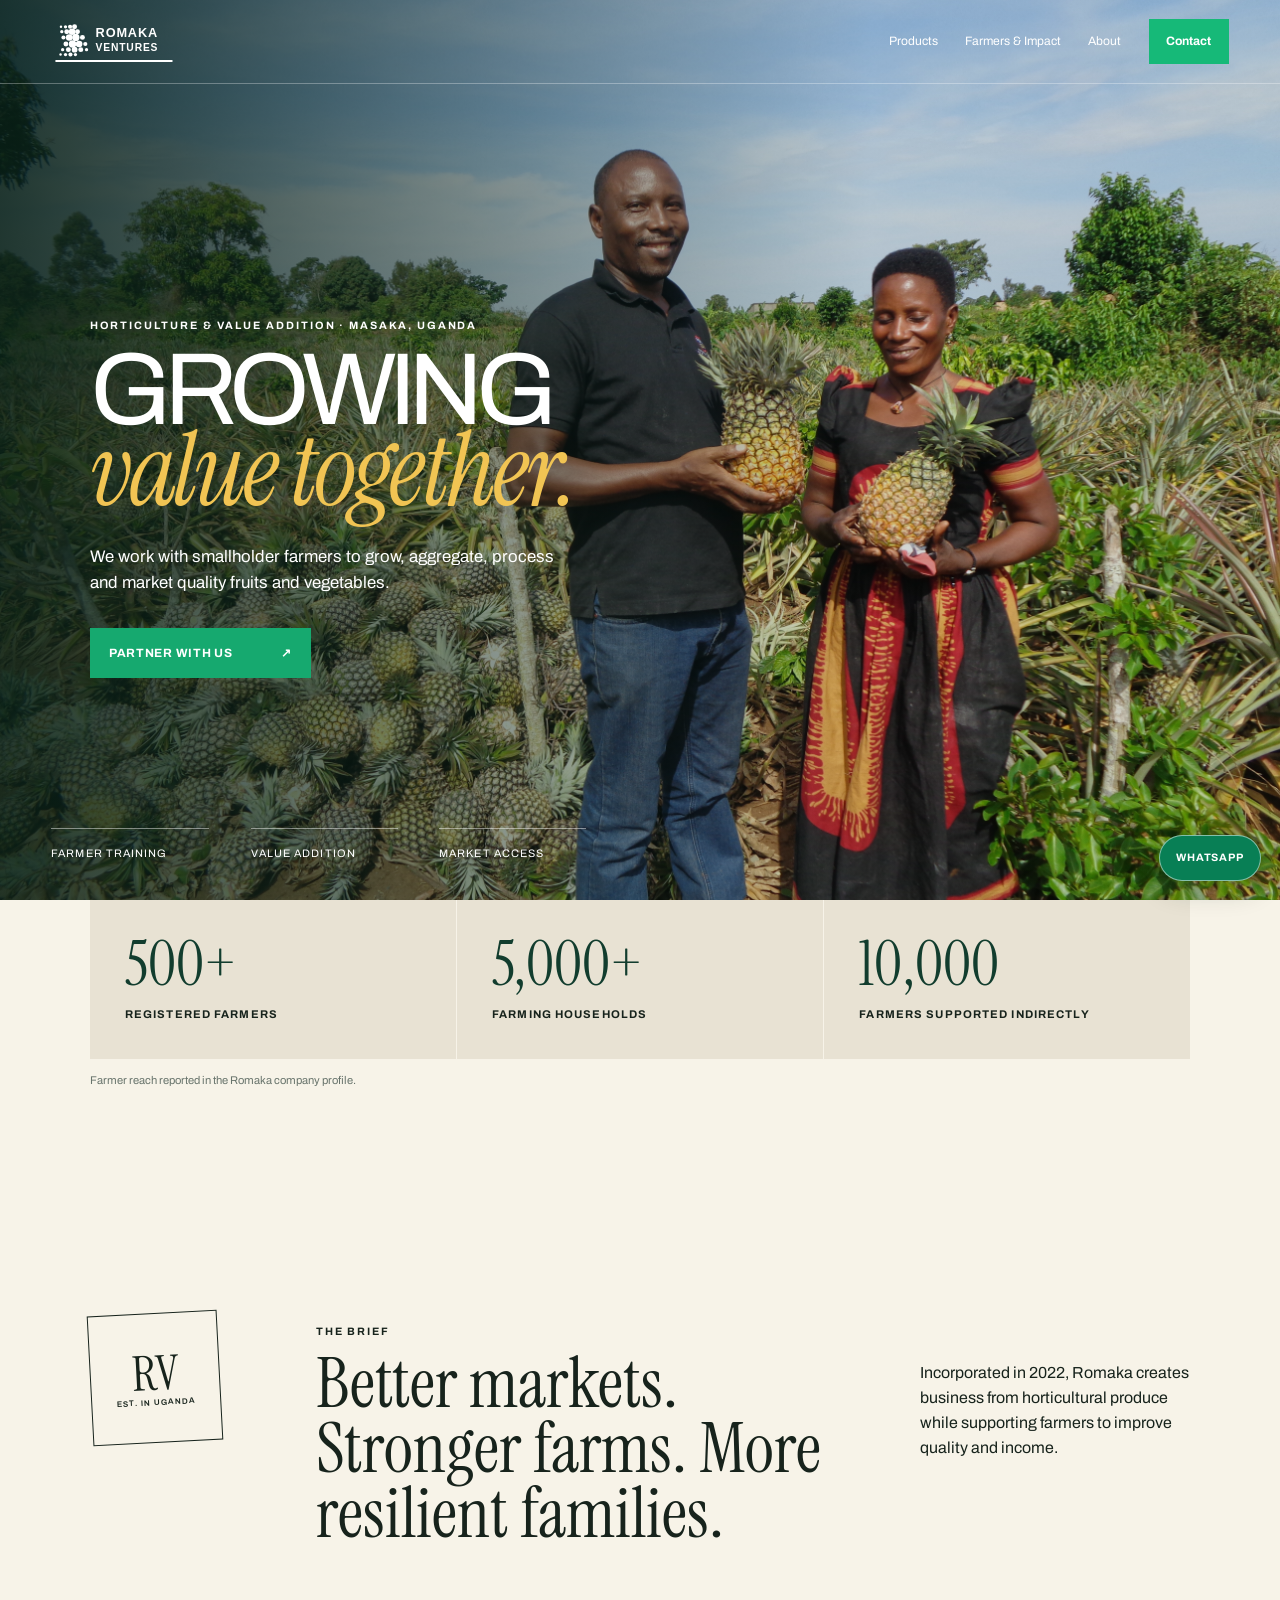
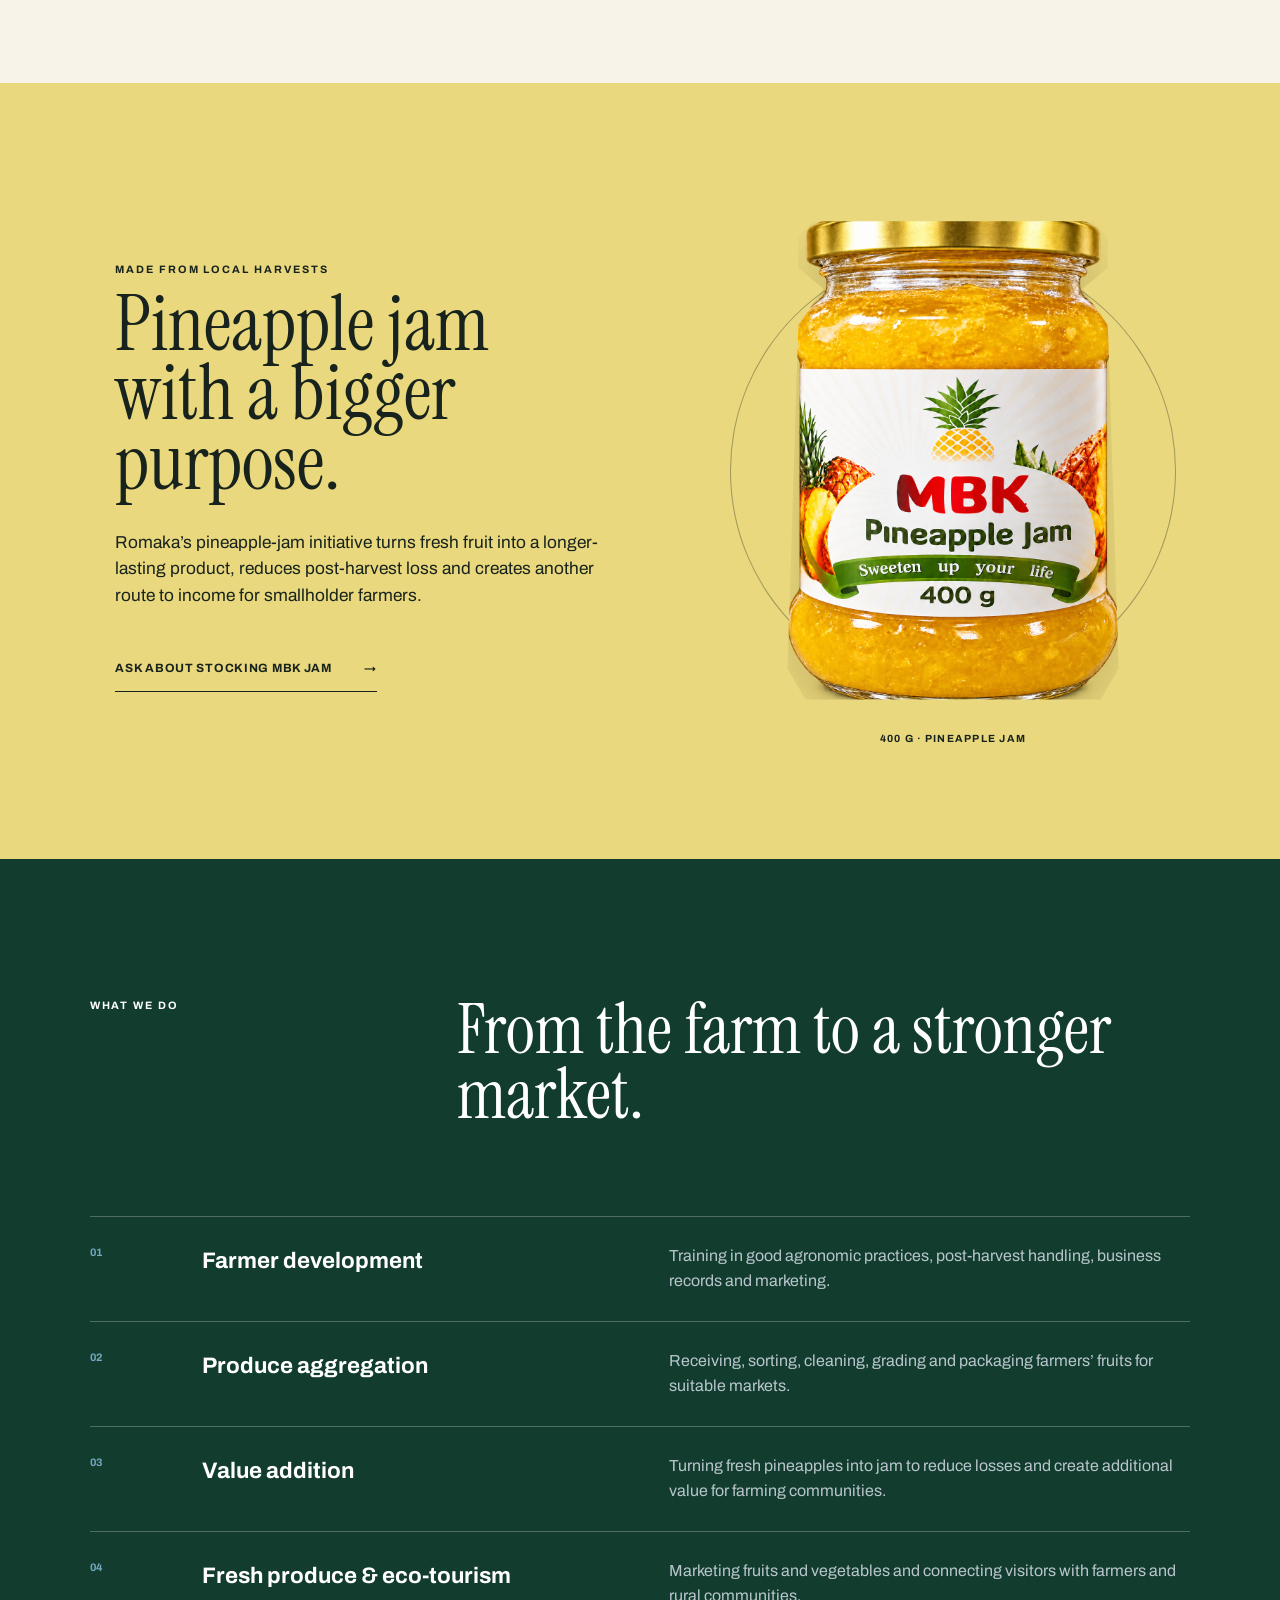
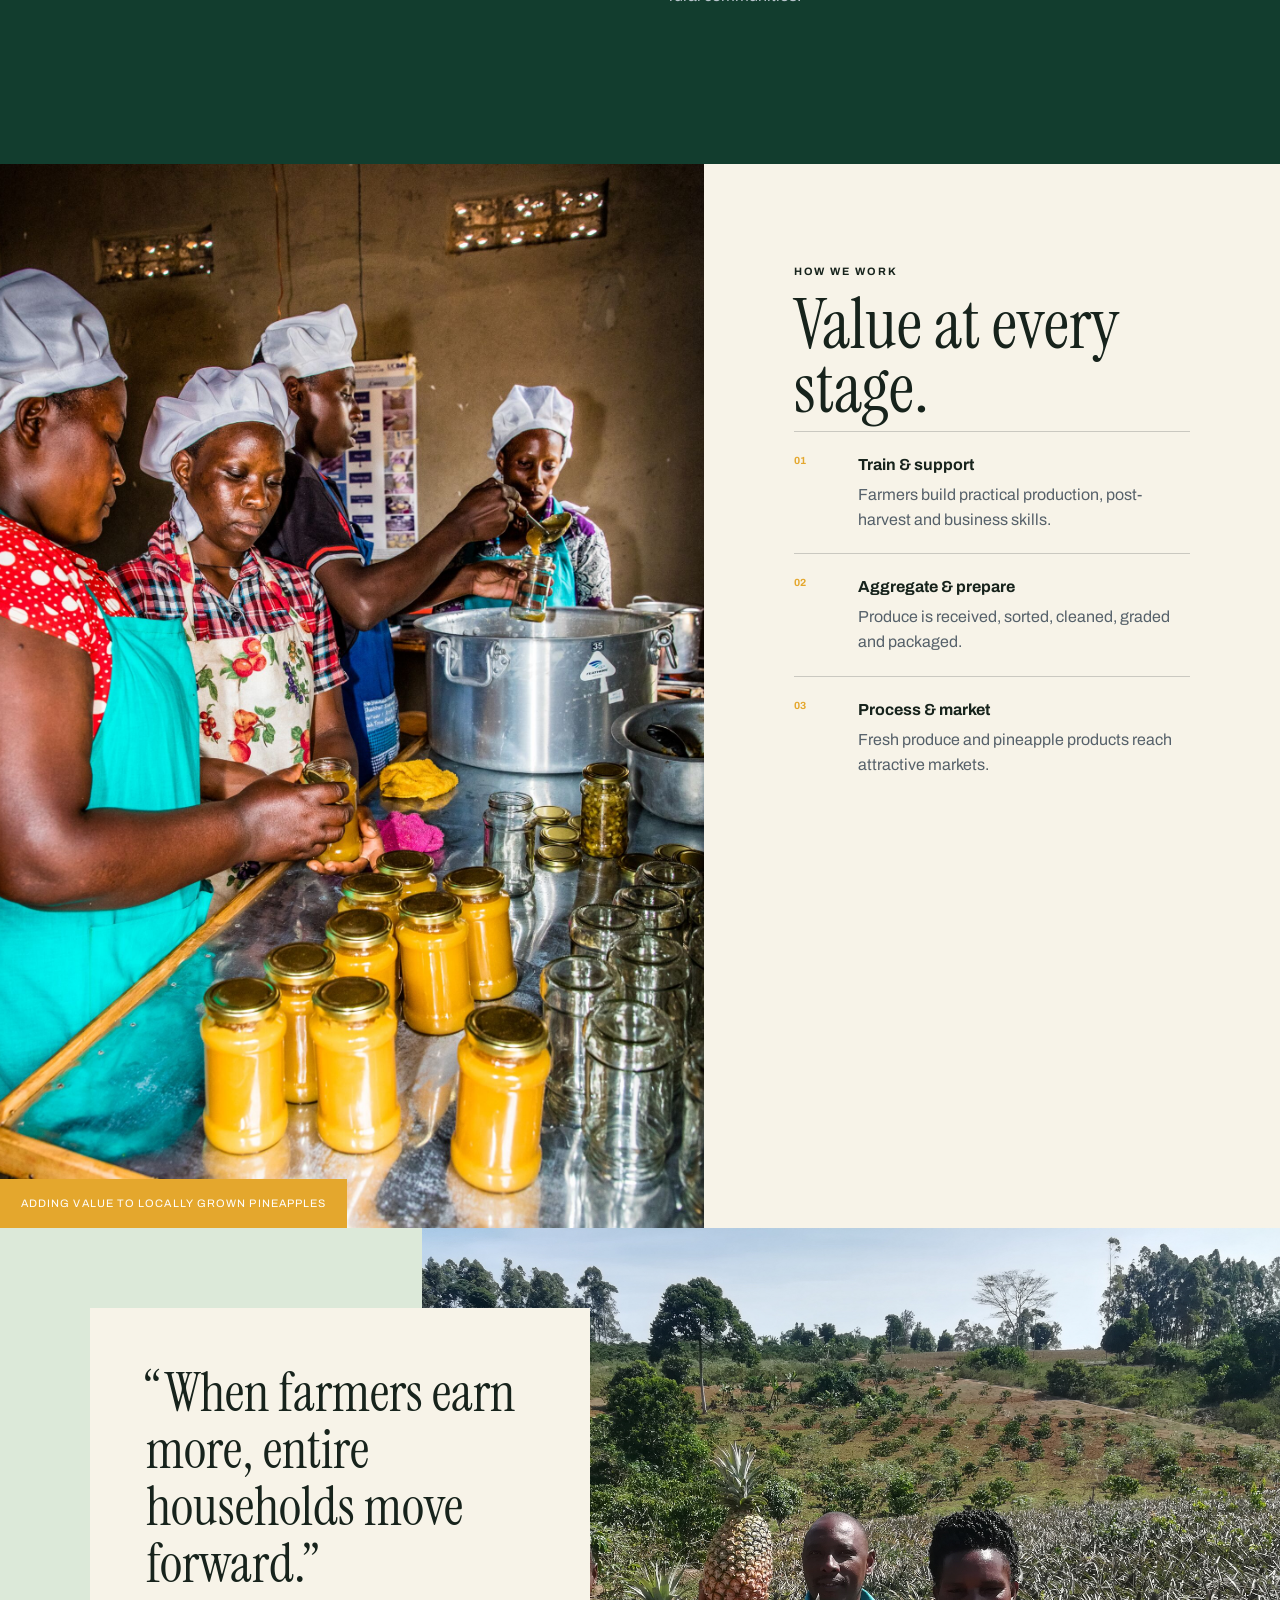
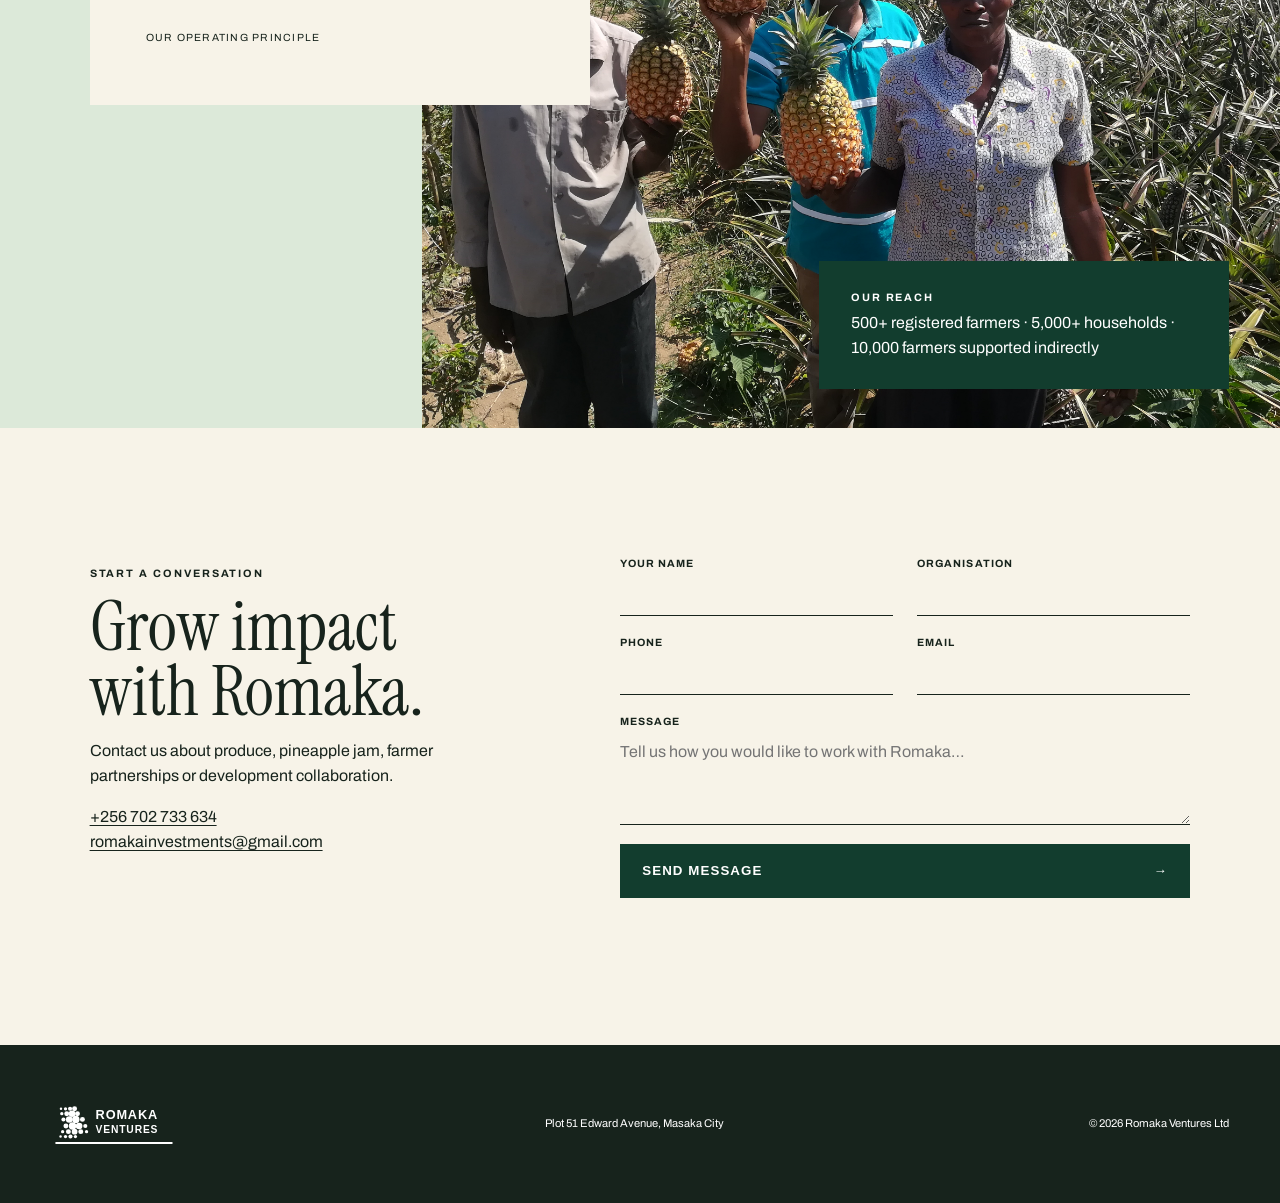
<file: index.html>
<!doctype html>
<html lang="en">
  <head>
    <meta charset="UTF-8" />
    <meta name="viewport" content="width=device-width,initial-scale=1" />
    <meta
      name="description"
      content="Romaka Ventures Limited connects Ugandan horticultural farmers to markets through training, produce aggregation and pineapple value addition."
    />
    <title>Romaka Ventures Limited | Growing value together</title>
    <link rel="preconnect" href="https://fonts.googleapis.com" />
    <link rel="preconnect" href="https://fonts.gstatic.com" crossorigin />
    <link
      href="https://fonts.googleapis.com/css2?family=Archivo:wght@400;500;600;700&family=Instrument+Serif:ital@0;1&display=swap"
      rel="stylesheet"
    />
    <link rel="stylesheet" href="styles.css" />
  </head>
  <body>
    <a class="skip" href="#main">Skip to content</a>
    <header>
      <a class="logo" href="index.html" aria-label="Romaka Ventures home"
        ><img src="assets/romaka-logo-white.svg" alt="Romaka Ventures" /></a
      ><button class="menu" aria-controls="nav" aria-expanded="false">
        Menu
      </button>
      <nav id="nav">
        <a href="products.html">Products</a
        ><a href="farmers.html">Farmers & Impact</a
        ><a href="about.html">About</a
        ><a class="contact-link" href="contact.html">Contact</a>
      </nav>
    </header>
    <main id="main">
      <section class="hero" id="top">
        <img
          src="assets/farmer-partnership.jpeg"
          alt="Romaka team and a smallholder farmer holding harvested pineapples"
        />
        <div class="shade"></div>
        <div class="hero-grid">
          <div class="hero-copy">
            <p class="kicker">Horticulture & value addition · Masaka, Uganda</p>
            <h1>Growing<br /><em>value together.</em></h1>
            <p>
              We work with smallholder farmers to grow, aggregate, process and
              market quality fruits and vegetables.
            </p>
            <a class="button" href="contact.html"
              >Partner with us <span>↗</span></a
            >
          </div>
          <aside>
            <p>Farmer training</p>
            <p>Value addition</p>
            <p>Market access</p>
          </aside>
        </div>
      </section>
      <section class="impact-strip" id="impact" aria-label="Romaka impact">
        <div><strong>500+</strong><span>registered farmers</span></div>
        <div><strong>5,000+</strong><span>farming households</span></div>
        <div>
          <strong>10,000</strong><span>farmers supported indirectly</span>
        </div>
        <p>Farmer reach reported in the Romaka company profile.</p>
      </section>
      <section class="brief">
        <div class="stamp">RV<br /><small>Est. in Uganda</small></div>
        <div>
          <p class="kicker">The brief</p>
          <h2>Better markets. Stronger farms. More resilient families.</h2>
        </div>
        <p>
          Incorporated in 2022, Romaka creates business from horticultural
          produce while supporting farmers to improve quality and income.
        </p>
      </section>
      <section class="product-story">
        <div class="product-copy reveal">
          <p class="kicker">Made from local harvests</p>
          <h2>Pineapple jam with a bigger purpose.</h2>
          <p>
            Romaka’s pineapple-jam initiative turns fresh fruit into a
            longer-lasting product, reduces post-harvest loss and creates
            another route to income for smallholder farmers.
          </p>
          <a class="plain-link" href="contact.html"
            >Ask about stocking MBK jam <span>→</span></a
          >
        </div>
        <figure>
          <img
            src="assets/pineapple-jam-product-v2.png"
            alt="Complete jar of golden MBK pineapple jam with gold lid"
          />
          <figcaption>400 g · Pineapple jam</figcaption>
        </figure>
      </section>
      <section class="services" id="services">
        <div class="services-head">
          <p class="kicker">What we do</p>
          <h2>From the farm to a stronger market.</h2>
        </div>
        <div class="service-rows">
          <article>
            <b>01</b>
            <h3>Farmer development</h3>
            <p>
              Training in good agronomic practices, post-harvest handling,
              business records and marketing.
            </p>
          </article>
          <article>
            <b>02</b>
            <h3>Produce aggregation</h3>
            <p>
              Receiving, sorting, cleaning, grading and packaging farmers’
              fruits for suitable markets.
            </p>
          </article>
          <article>
            <b>03</b>
            <h3>Value addition</h3>
            <p>
              Turning fresh pineapples into jam to reduce losses and create
              additional value for farming communities.
            </p>
          </article>
          <article>
            <b>04</b>
            <h3>Fresh produce & eco-tourism</h3>
            <p>
              Marketing fruits and vegetables and connecting visitors with
              farmers and rural communities.
            </p>
          </article>
        </div>
      </section>
      <section class="operations" id="approach">
        <figure>
          <img
            src="assets/jam-production.jpeg"
            alt="Romaka team producing and packaging pineapple jam"
          />
          <figcaption>Adding value to locally grown pineapples</figcaption>
        </figure>
        <div class="operations-copy reveal">
          <p class="kicker">How we work</p>
          <h2>Value at every stage.</h2>
          <div class="step">
            <b>01</b>
            <div>
              <h3>Train & support</h3>
              <p>
                Farmers build practical production, post-harvest and business
                skills.
              </p>
            </div>
          </div>
          <div class="step">
            <b>02</b>
            <div>
              <h3>Aggregate & prepare</h3>
              <p>Produce is received, sorted, cleaned, graded and packaged.</p>
            </div>
          </div>
          <div class="step">
            <b>03</b>
            <div>
              <h3>Process & market</h3>
              <p>
                Fresh produce and pineapple products reach attractive markets.
              </p>
            </div>
          </div>
        </div>
      </section>
      <section class="company" id="company">
        <div class="quote reveal">
          <p>“When farmers earn more, entire households move forward.”</p>
          <span>Our operating principle</span>
        </div>
        <img
          src="assets/pineapple-farm.jpeg"
          alt="Smallholder pineapple farmers presenting a fresh harvest"
        />
        <div class="company-note">
          <p class="kicker">Our reach</p>
          <p>
            500+ registered farmers · 5,000+ households · 10,000 farmers
            supported indirectly
          </p>
        </div>
      </section>
      <section class="contact" id="contact">
        <div>
          <p class="kicker">Start a conversation</p>
          <h2>Grow impact with Romaka.</h2>
          <p>
            Contact us about produce, pineapple jam, farmer partnerships or
            development collaboration.
          </p>
          <p class="direct-contact">
            <a href="tel:+256702733634">+256 702 733 634</a><br /><a
              href="mailto:romakainvestments@gmail.com"
              >romakainvestments@gmail.com</a
            >
          </p>
        </div>
        <form id="contact-form">
          <div class="pair">
            <label
              >Your name<input
                name="name"
                required
                autocomplete="name" /></label
            ><label
              >Organisation<input name="company" autocomplete="organization"
            /></label>
          </div>
          <div class="pair">
            <label
              >Phone<input
                name="phone"
                type="tel"
                required
                autocomplete="tel" /></label
            ><label
              >Email<input name="email" type="email" autocomplete="email"
            /></label>
          </div>
          <label
            >Message<textarea
              name="message"
              rows="4"
              required
              placeholder="Tell us how you would like to work with Romaka…"
            ></textarea></label
          ><button type="submit">Send message <span>→</span></button>
          <p class="form-status" role="status"></p>
        </form>
      </section>
    </main>
    <footer>
      <a class="logo" href="#top" aria-label="Back to top"
        ><img src="assets/romaka-logo-white.svg" alt="Romaka Ventures"
      /></a>
      <p>Plot 51 Edward Avenue, Masaka City</p>
      <p>© <span data-year></span> Romaka Ventures Ltd</p>
    </footer>
    <script src="script.js"></script>
  </body>
</html>
</file>
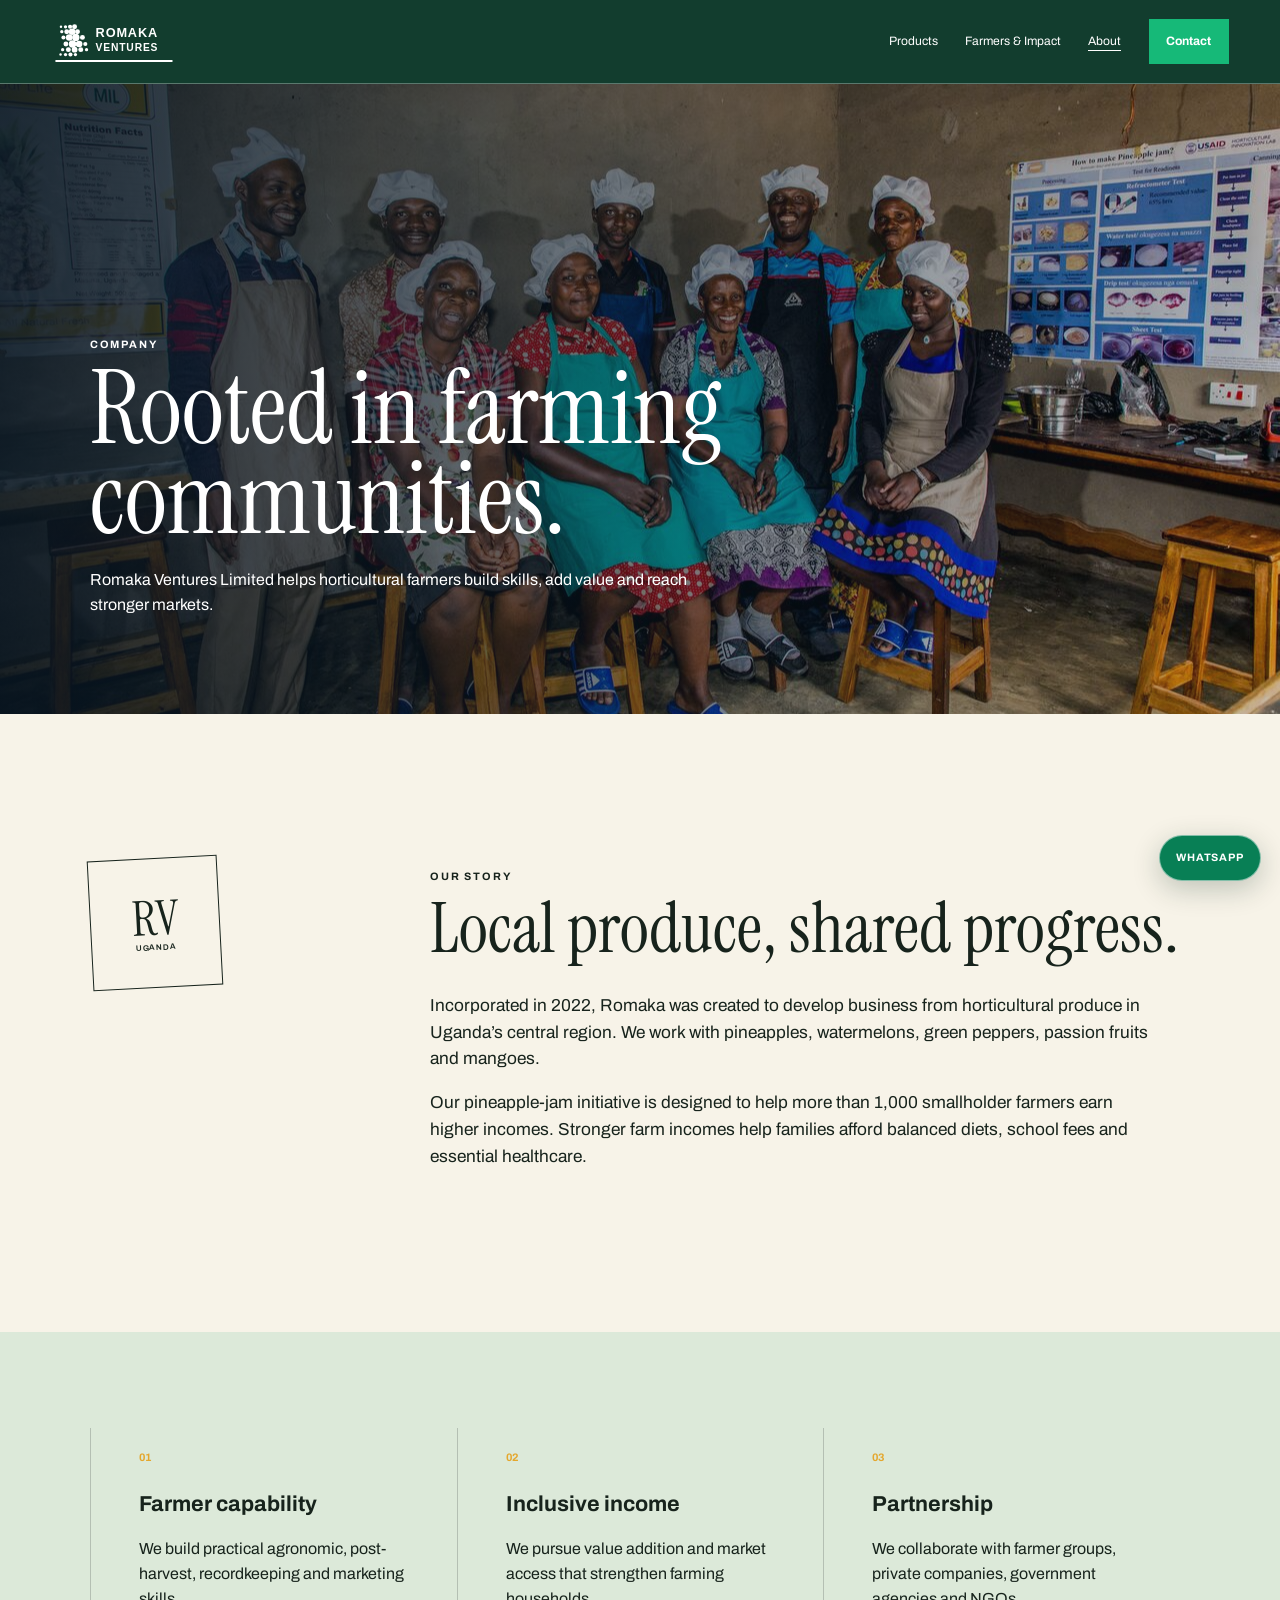
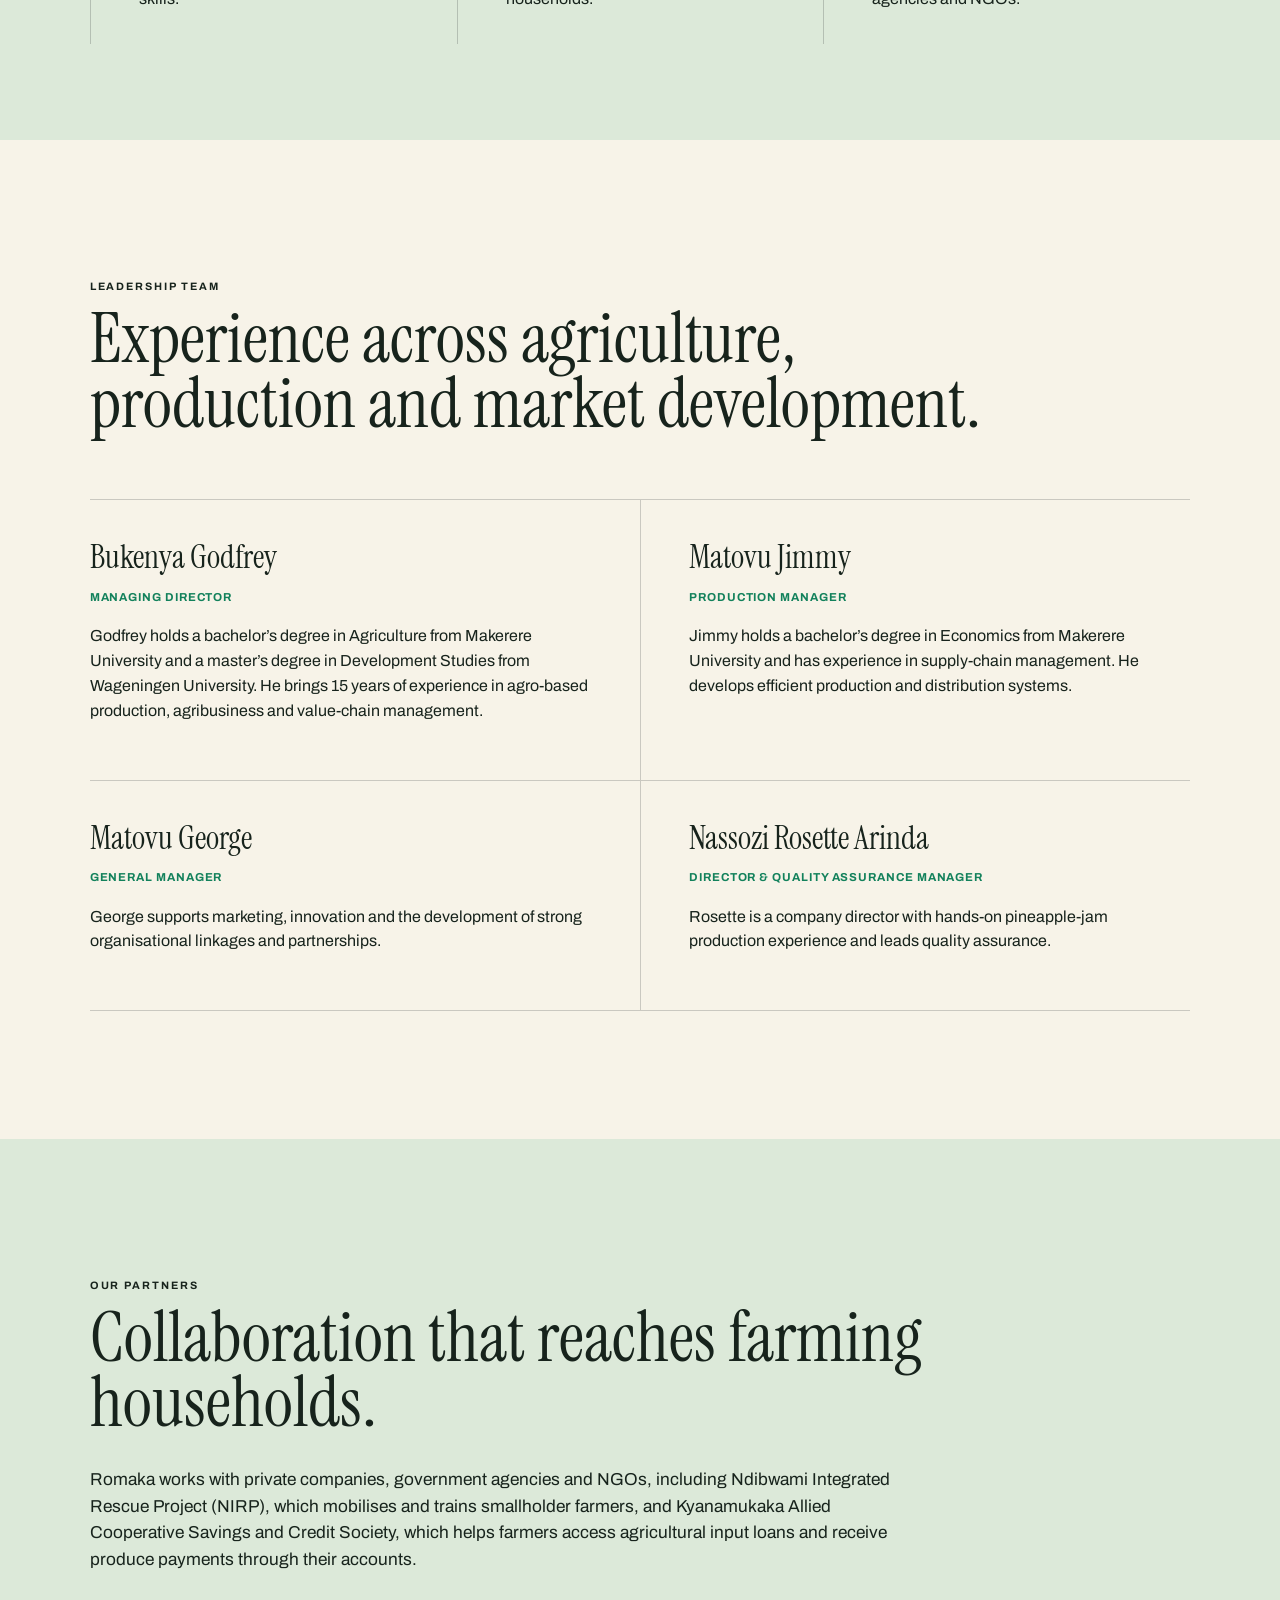
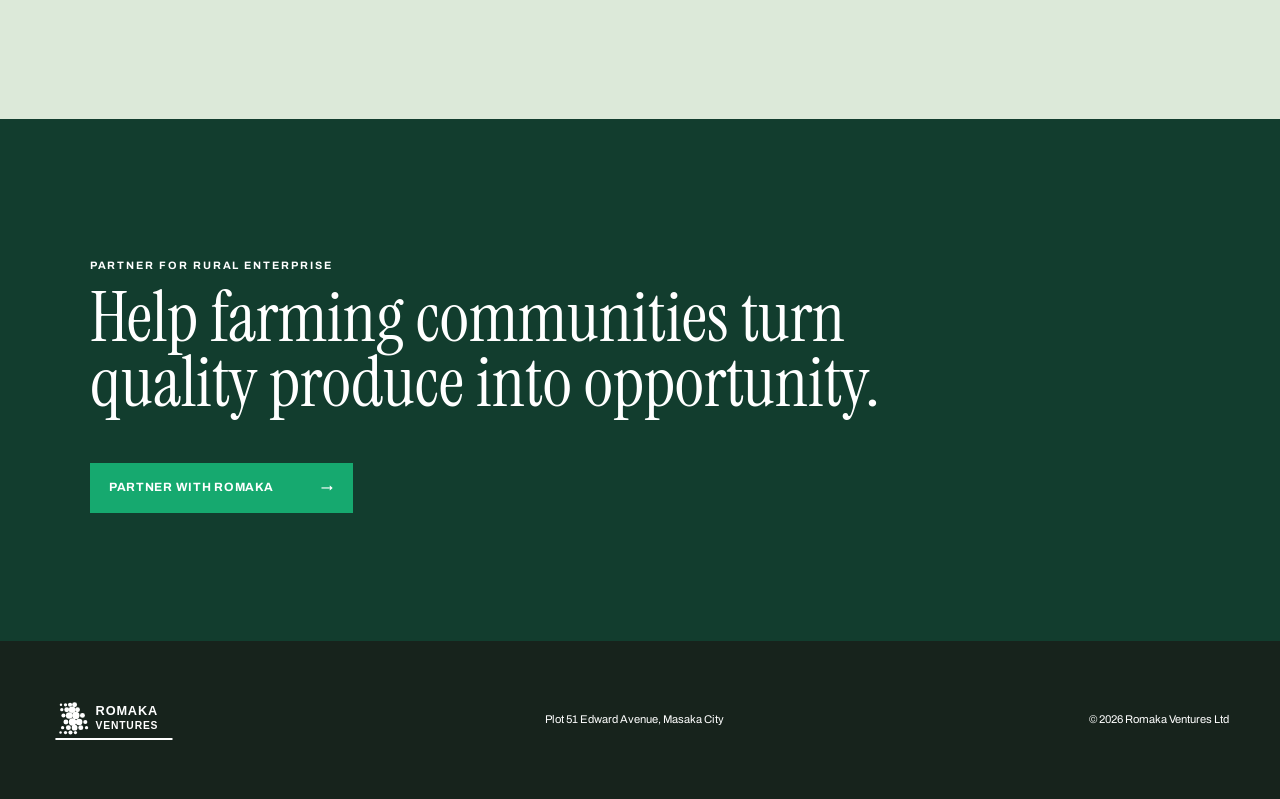
<file: about.html>
<!doctype html>
<html lang="en">
  <head>
    <meta charset="UTF-8" />
    <meta name="viewport" content="width=device-width,initial-scale=1" />
    <meta
      name="description"
      content="Learn about Romaka Ventures Limited and its work with horticultural farmers in Masaka, Uganda."
    />
    <title>Company | Romaka Ventures Ltd</title>
    <link rel="preconnect" href="https://fonts.googleapis.com" />
    <link rel="preconnect" href="https://fonts.gstatic.com" crossorigin />
    <link
      href="https://fonts.googleapis.com/css2?family=Archivo:wght@400;500;600;700&family=Instrument+Serif:ital@0;1&display=swap"
      rel="stylesheet"
    />
    <link rel="stylesheet" href="styles.css" />
  </head>
  <body class="inner-page">
    <a class="skip" href="#main">Skip to content</a>
    <header>
      <a class="logo" href="index.html" aria-label="Romaka Ventures home"
        ><img src="assets/romaka-logo-white.svg" alt="Romaka Ventures" /></a
      ><button class="menu" aria-controls="nav" aria-expanded="false">
        Menu
      </button>
      <nav id="nav">
        <a href="products.html">Products</a
        ><a href="farmers.html">Farmers & Impact</a
        ><a aria-current="page" href="about.html">About</a
        ><a class="contact-link" href="contact.html">Contact</a>
      </nav>
    </header>
    <main id="main">
      <section class="rv-page-hero about-hero">
        <div>
          <p class="kicker">Company</p>
          <h1>Rooted in farming communities.</h1>
          <p>
            Romaka Ventures Limited helps horticultural farmers build skills,
            add value and reach stronger markets.
          </p>
        </div>
      </section>
      <section class="rv-story">
        <div class="stamp">RV<br /><small>Uganda</small></div>
        <div>
          <p class="kicker">Our story</p>
          <h2>Local produce, shared progress.</h2>
          <p>
            Incorporated in 2022, Romaka was created to develop business from
            horticultural produce in Uganda’s central region. We work with
            pineapples, watermelons, green peppers, passion fruits and mangoes.
          </p>
          <p>
            Our pineapple-jam initiative is designed to help more than 1,000
            smallholder farmers earn higher incomes. Stronger farm incomes help
            families afford balanced diets, school fees and essential
            healthcare.
          </p>
        </div>
      </section>
      <section class="rv-principles">
        <article>
          <b>01</b>
          <h3>Farmer capability</h3>
          <p>
            We build practical agronomic, post-harvest, recordkeeping and
            marketing skills.
          </p>
        </article>
        <article>
          <b>02</b>
          <h3>Inclusive income</h3>
          <p>
            We pursue value addition and market access that strengthen farming
            households.
          </p>
        </article>
        <article>
          <b>03</b>
          <h3>Partnership</h3>
          <p>
            We collaborate with farmer groups, private companies, government
            agencies and NGOs.
          </p>
        </article>
      </section>
      <section class="rv-team">
        <div class="rv-team-intro">
          <p class="kicker">Leadership team</p>
          <h2>
            Experience across agriculture, production and market development.
          </h2>
        </div>
        <div class="rv-team-grid">
          <article>
            <h3>Bukenya Godfrey</h3>
            <b>Managing Director</b>
            <p>
              Godfrey holds a bachelor’s degree in Agriculture from Makerere
              University and a master’s degree in Development Studies from
              Wageningen University. He brings 15 years of experience in
              agro-based production, agribusiness and value-chain management.
            </p>
          </article>
          <article>
            <h3>Matovu Jimmy</h3>
            <b>Production Manager</b>
            <p>
              Jimmy holds a bachelor’s degree in Economics from Makerere
              University and has experience in supply-chain management. He
              develops efficient production and distribution systems.
            </p>
          </article>
          <article>
            <h3>Matovu George</h3>
            <b>General Manager</b>
            <p>
              George supports marketing, innovation and the development of
              strong organisational linkages and partnerships.
            </p>
          </article>
          <article>
            <h3>Nassozi Rosette Arinda</h3>
            <b>Director & Quality Assurance Manager</b>
            <p>
              Rosette is a company director with hands-on pineapple-jam
              production experience and leads quality assurance.
            </p>
          </article>
        </div>
      </section>
      <section class="rv-partners">
        <p class="kicker">Our partners</p>
        <h2>Collaboration that reaches farming households.</h2>
        <p>
          Romaka works with private companies, government agencies and NGOs,
          including Ndibwami Integrated Rescue Project (NIRP), which mobilises
          and trains smallholder farmers, and Kyanamukaka Allied Cooperative
          Savings and Credit Society, which helps farmers access agricultural
          input loans and receive produce payments through their accounts.
        </p>
      </section>
      <section class="rv-cta">
        <p class="kicker">Partner for rural enterprise</p>
        <h2>Help farming communities turn quality produce into opportunity.</h2>
        <a class="button" href="contact.html"
          >Partner with Romaka <span>→</span></a
        >
      </section>
    </main>
    <footer>
      <a class="logo" href="index.html" aria-label="Romaka Ventures home"
        ><img src="assets/romaka-logo-white.svg" alt="Romaka Ventures"
      /></a>
      <p>Plot 51 Edward Avenue, Masaka City</p>
      <p>© <span data-year></span> Romaka Ventures Ltd</p>
    </footer>
    <script src="script.js"></script>
  </body>
</html>
</file>
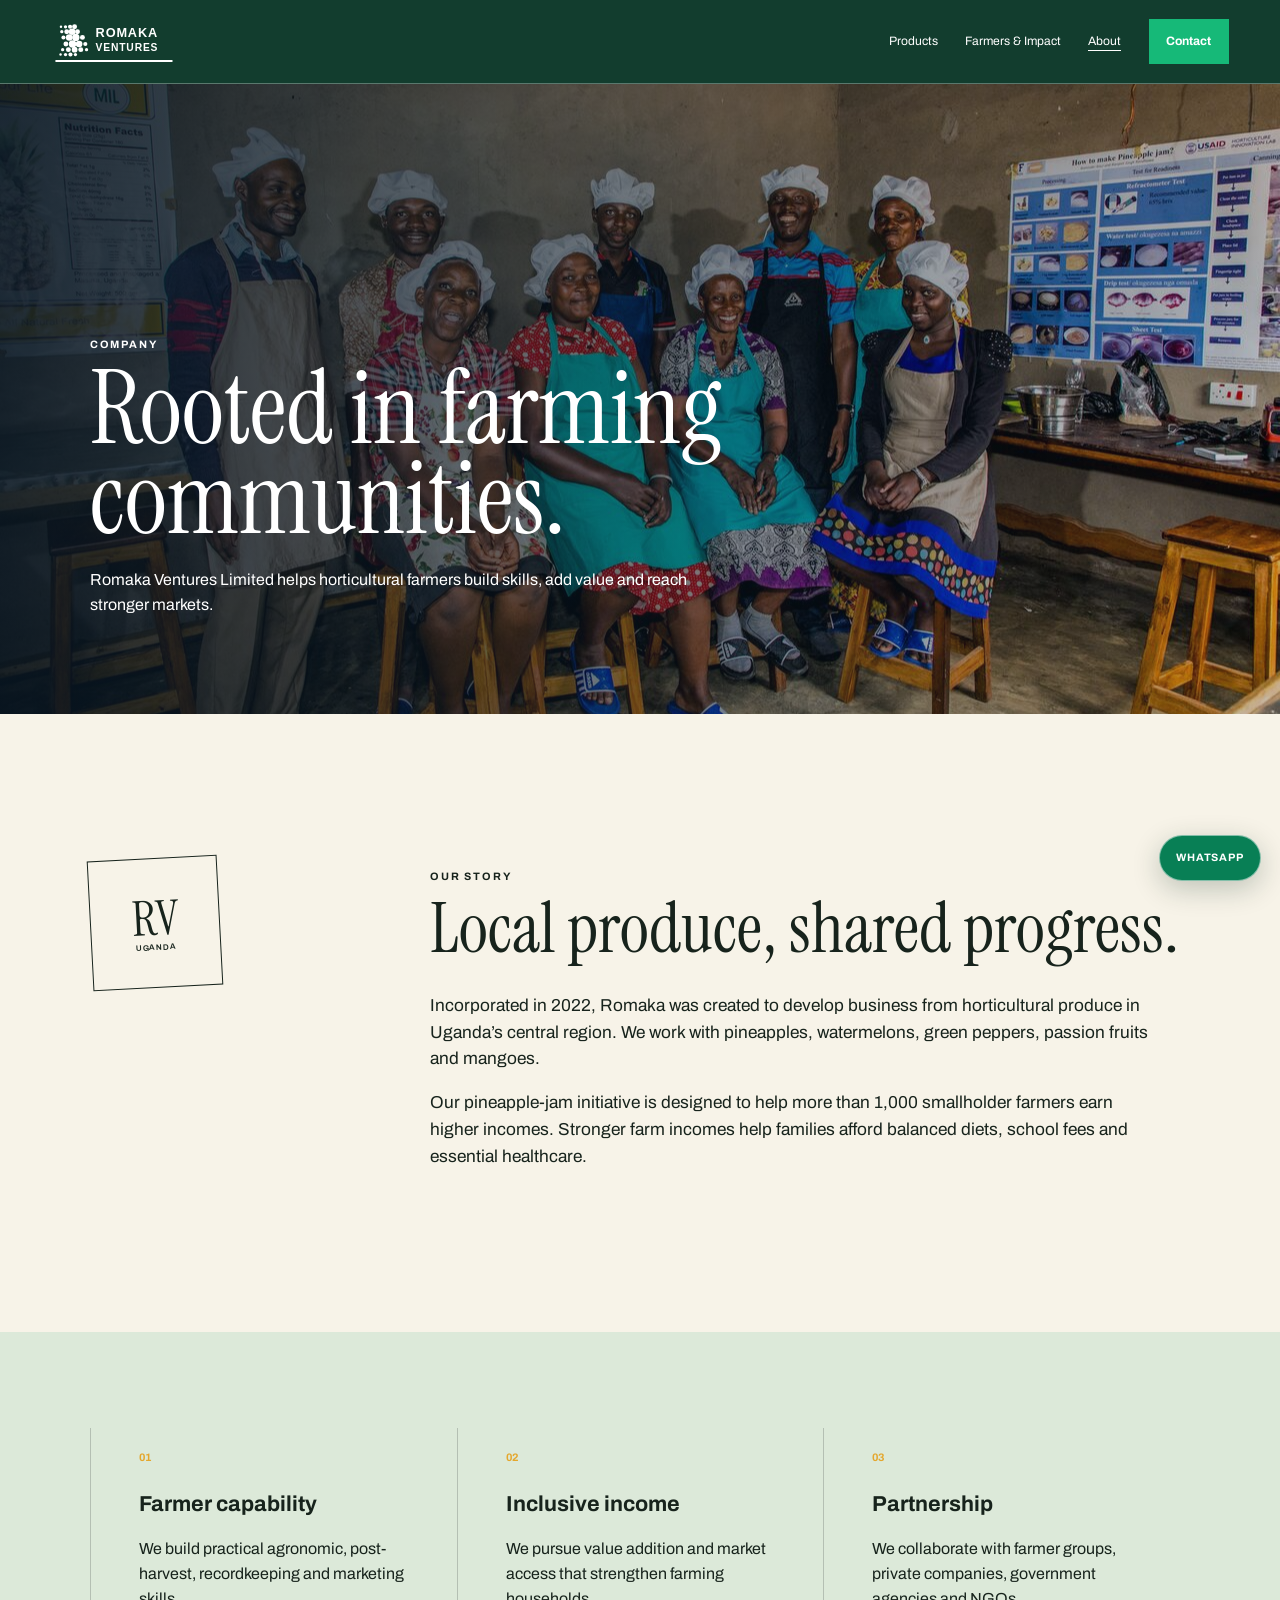
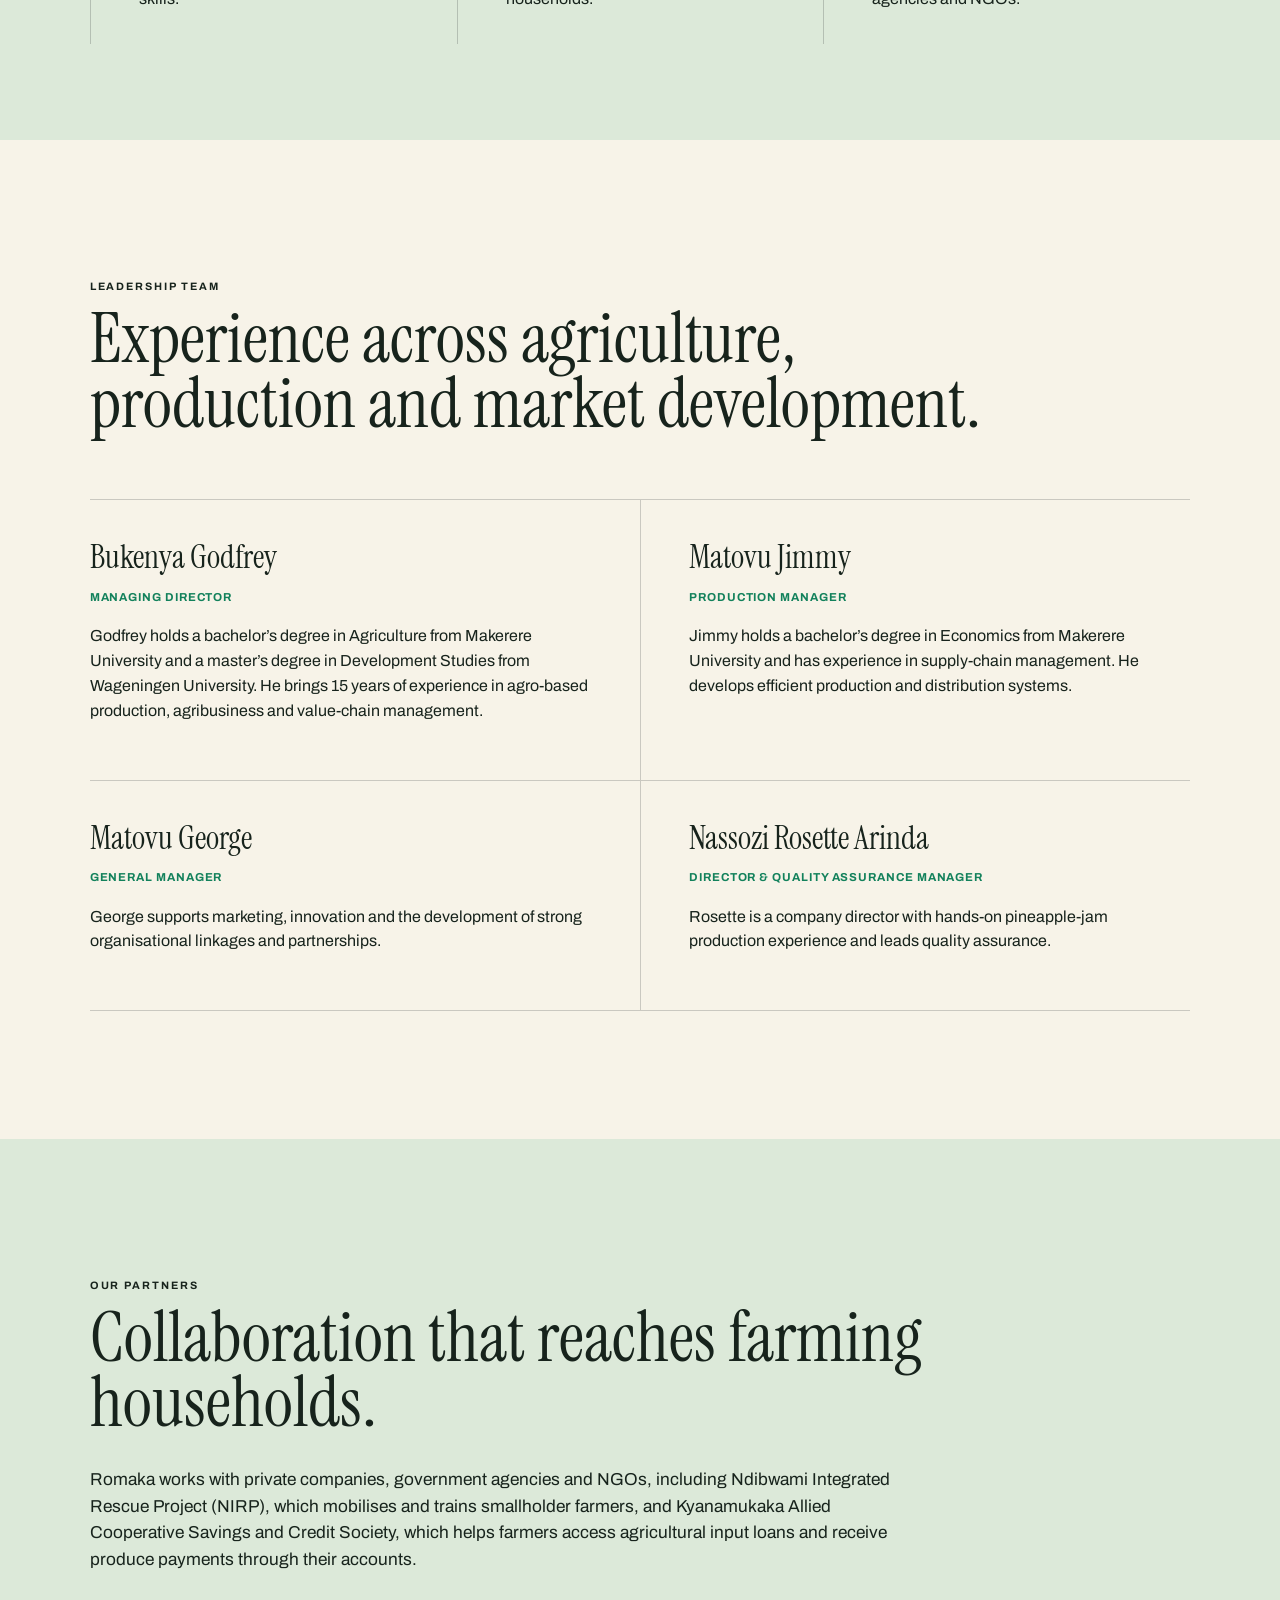
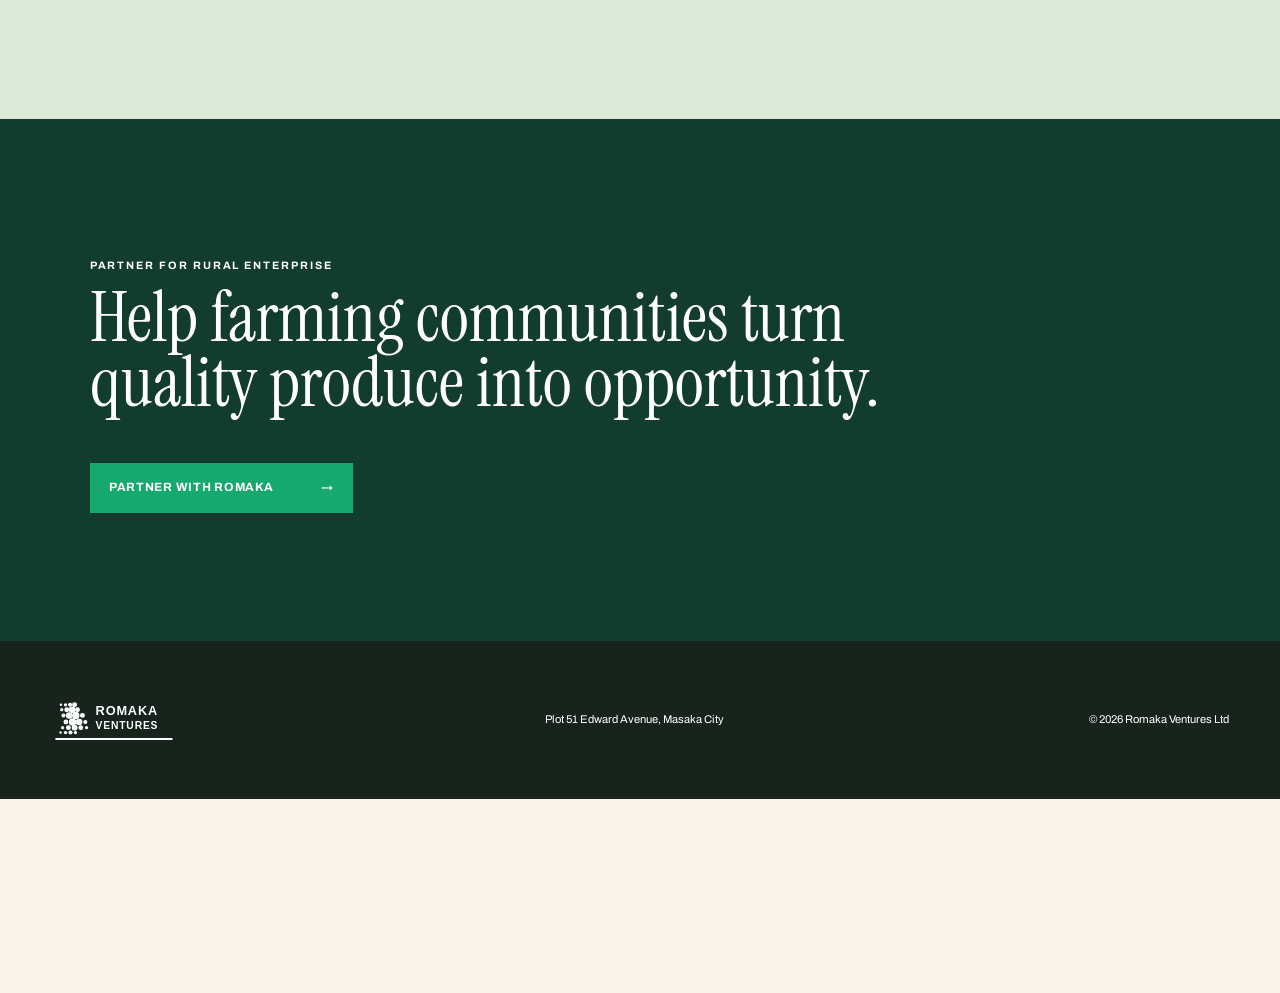
<file: capabilities.html>
<!doctype html>
<html lang="en">
  <head>
    <meta charset="UTF-8" />
    <meta name="viewport" content="width=device-width,initial-scale=1" />
    <meta http-equiv="refresh" content="0; url=about.html" />
    <link rel="canonical" href="about.html" />
    <title>About | Romaka Ventures Limited</title>
  </head>
  <body>
    <p>
      Our capabilities are now covered on the
      <a href="about.html">About page</a>.
    </p>
  </body>
</html>
</file>
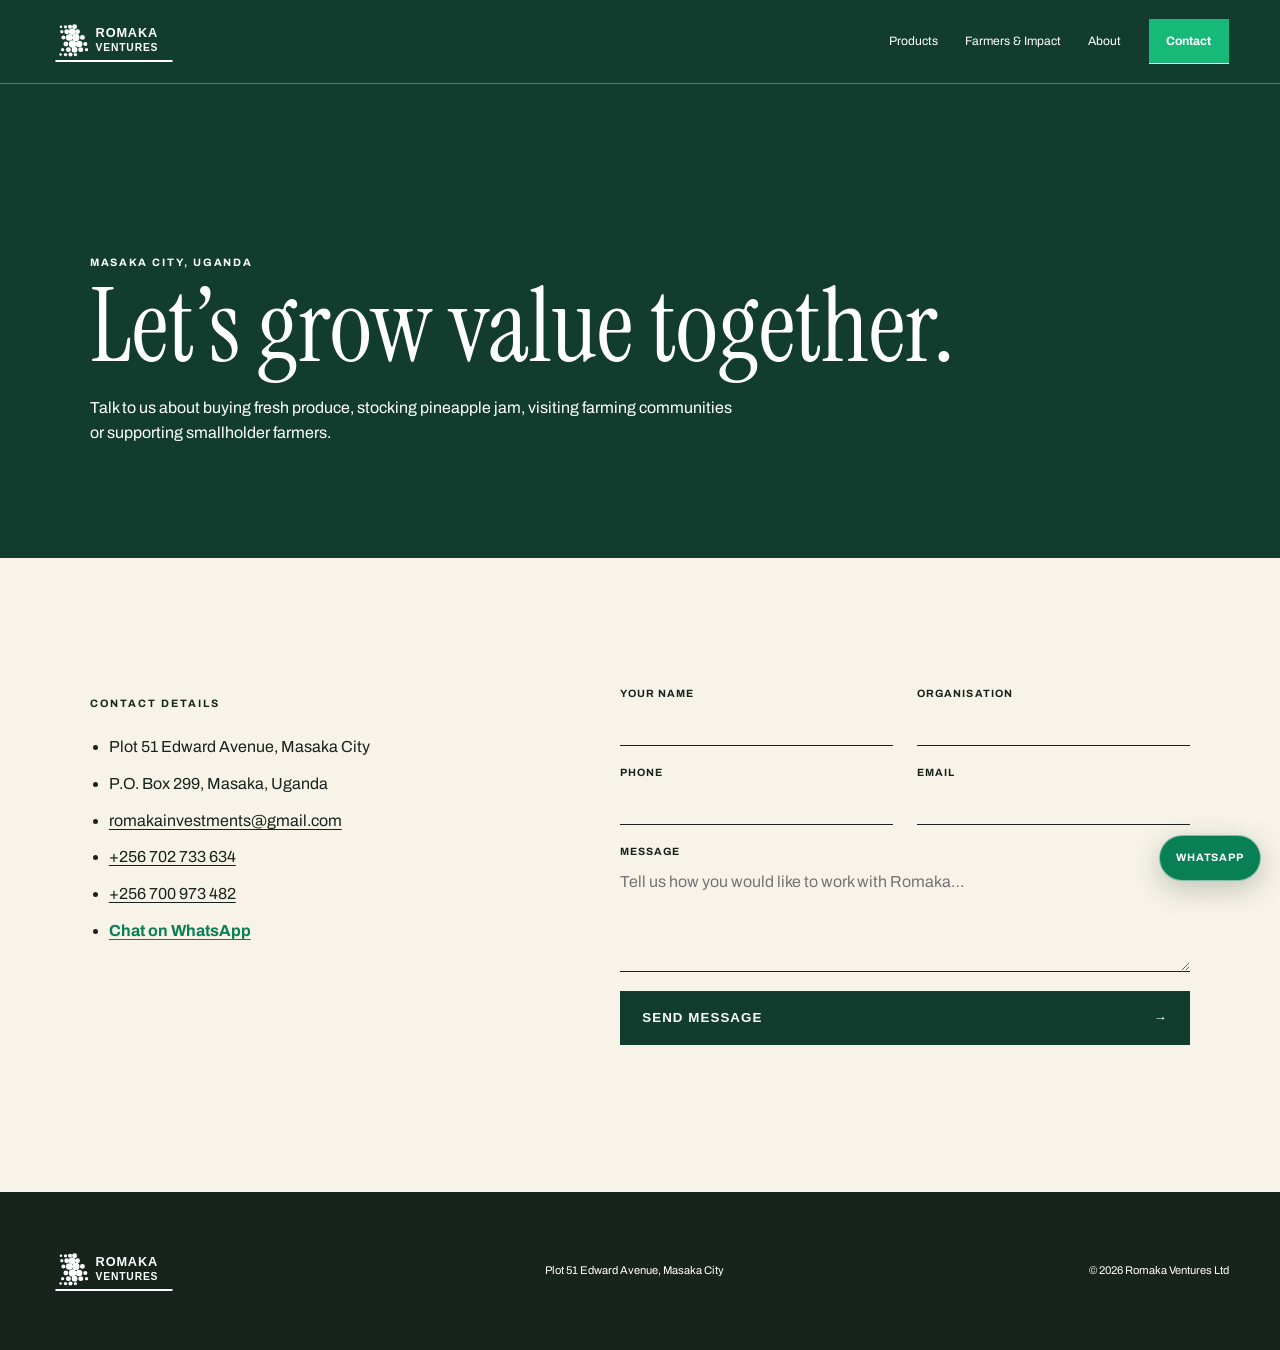
<file: contact.html>
<!doctype html>
<html lang="en">
  <head>
    <meta charset="UTF-8" />
    <meta name="viewport" content="width=device-width,initial-scale=1" />
    <meta
      name="description"
      content="Contact Romaka Ventures Limited in Masaka about fresh produce, pineapple jam and farmer partnerships."
    />
    <title>Contact | Romaka Ventures Ltd</title>
    <link rel="preconnect" href="https://fonts.googleapis.com" />
    <link rel="preconnect" href="https://fonts.gstatic.com" crossorigin />
    <link
      href="https://fonts.googleapis.com/css2?family=Archivo:wght@400;500;600;700&family=Instrument+Serif:ital@0;1&display=swap"
      rel="stylesheet"
    />
    <link rel="stylesheet" href="styles.css" />
  </head>
  <body class="inner-page rv-contact-page">
    <a class="skip" href="#main">Skip to content</a>
    <header>
      <a class="logo" href="index.html" aria-label="Romaka Ventures home"
        ><img src="assets/romaka-logo-white.svg" alt="Romaka Ventures" /></a
      ><button class="menu" aria-controls="nav" aria-expanded="false">
        Menu
      </button>
      <nav id="nav">
        <a href="products.html">Products</a
        ><a href="farmers.html">Farmers & Impact</a
        ><a href="about.html">About</a
        ><a aria-current="page" class="contact-link" href="contact.html"
          >Contact</a
        >
      </nav>
    </header>
    <main id="main">
      <section class="rv-contact-intro">
        <p class="kicker">Masaka City, Uganda</p>
        <h1>Let’s grow value together.</h1>
        <p>
          Talk to us about buying fresh produce, stocking pineapple jam,
          visiting farming communities or supporting smallholder farmers.
        </p>
      </section>
      <section class="contact rv-contact-full">
        <div>
          <p class="kicker">Contact details</p>
          <ul>
            <li>Plot 51 Edward Avenue, Masaka City</li>
            <li>P.O. Box 299, Masaka, Uganda</li>
            <li>
              <a href="mailto:romakainvestments@gmail.com"
                >romakainvestments@gmail.com</a
              >
            </li>
            <li><a href="tel:+256702733634">+256 702 733 634</a></li>
            <li><a href="tel:+256700973482">+256 700 973 482</a></li>
            <li>
              <a class="whatsapp-link" href="https://wa.me/256702733634"
                >Chat on WhatsApp</a
              >
            </li>
          </ul>
        </div>
        <form id="contact-form">
          <div class="pair">
            <label
              >Your name<input
                name="name"
                required
                autocomplete="name" /></label
            ><label
              >Organisation<input name="company" autocomplete="organization"
            /></label>
          </div>
          <div class="pair">
            <label
              >Phone<input
                name="phone"
                type="tel"
                required
                autocomplete="tel" /></label
            ><label
              >Email<input name="email" type="email" autocomplete="email"
            /></label>
          </div>
          <label
            >Message<textarea
              name="message"
              rows="5"
              required
              placeholder="Tell us how you would like to work with Romaka…"
            ></textarea></label
          ><button type="submit">Send message <span>→</span></button>
          <p class="form-status" role="status"></p>
        </form>
      </section>
    </main>
    <footer>
      <a class="logo" href="index.html" aria-label="Romaka Ventures home"
        ><img src="assets/romaka-logo-white.svg" alt="Romaka Ventures"
      /></a>
      <p>Plot 51 Edward Avenue, Masaka City</p>
      <p>© <span data-year></span> Romaka Ventures Ltd</p>
    </footer>
    <script src="script.js"></script>
  </body>
</html>
</file>
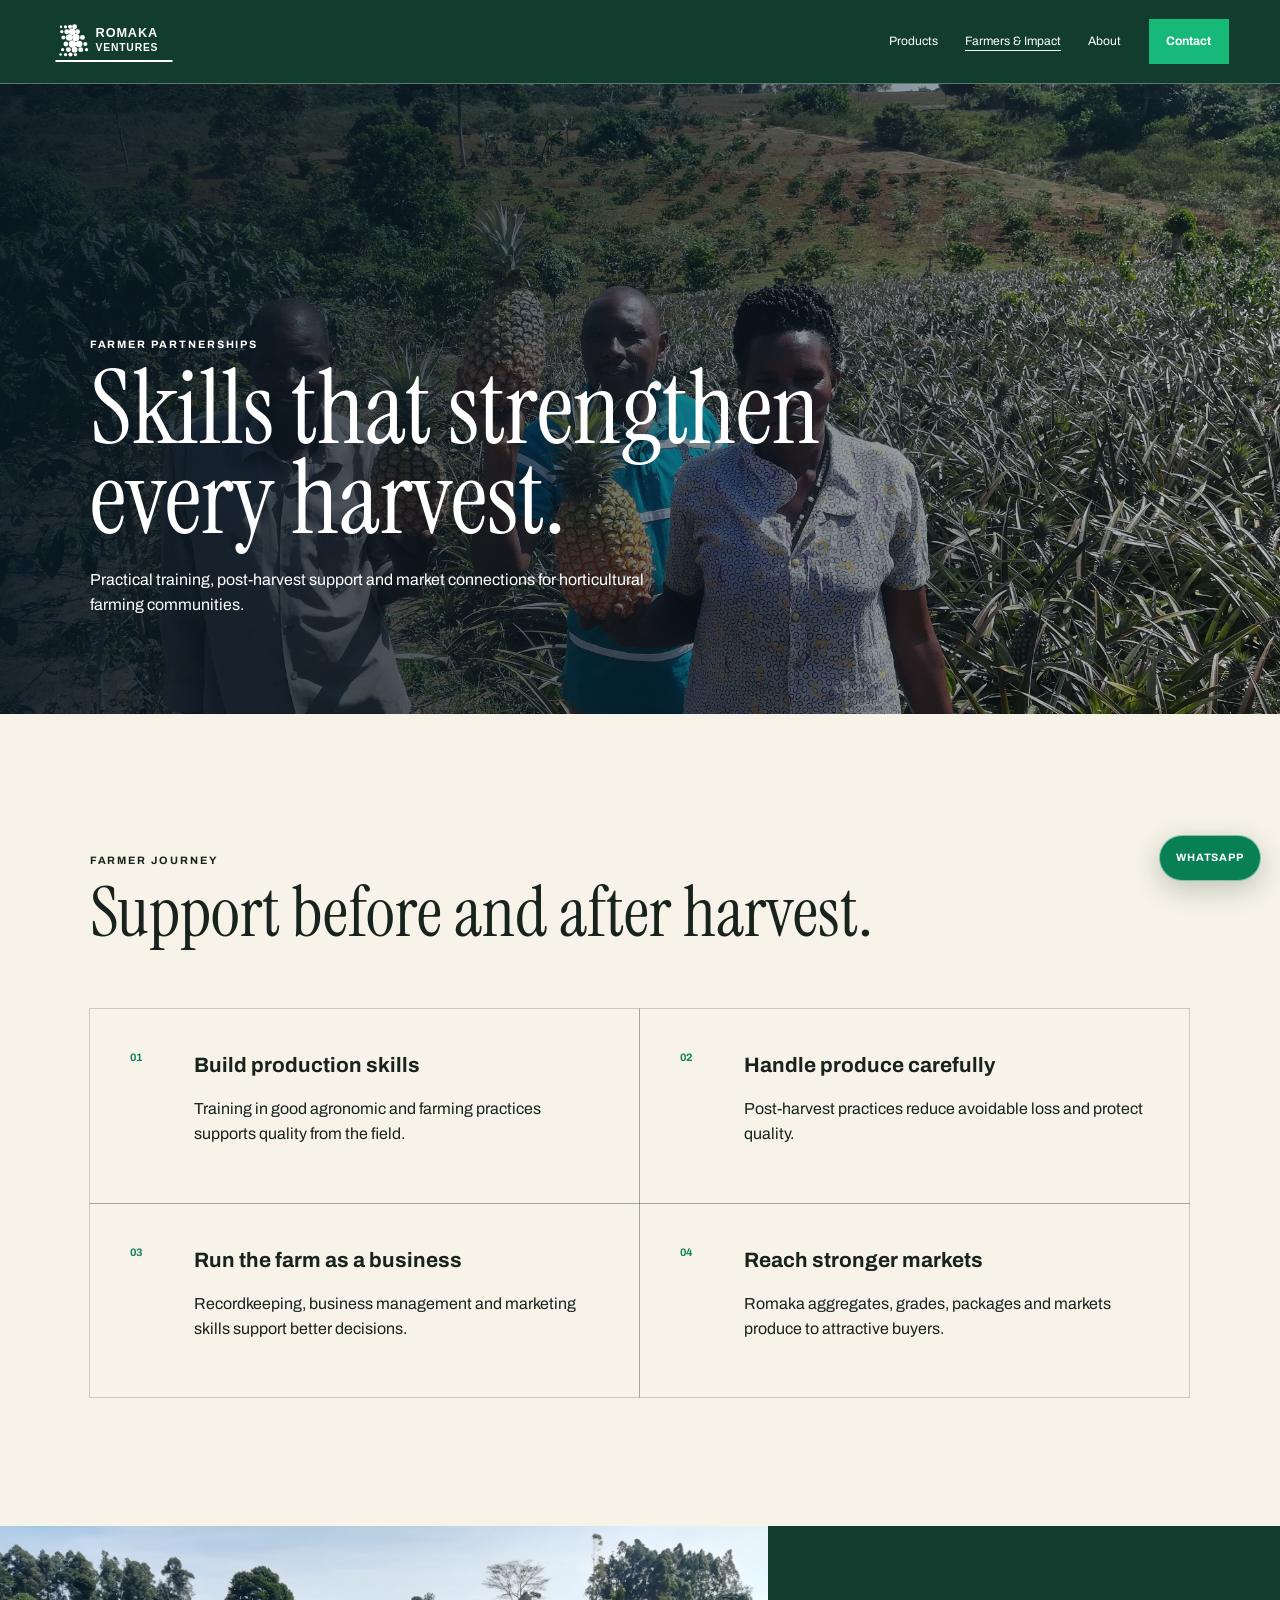
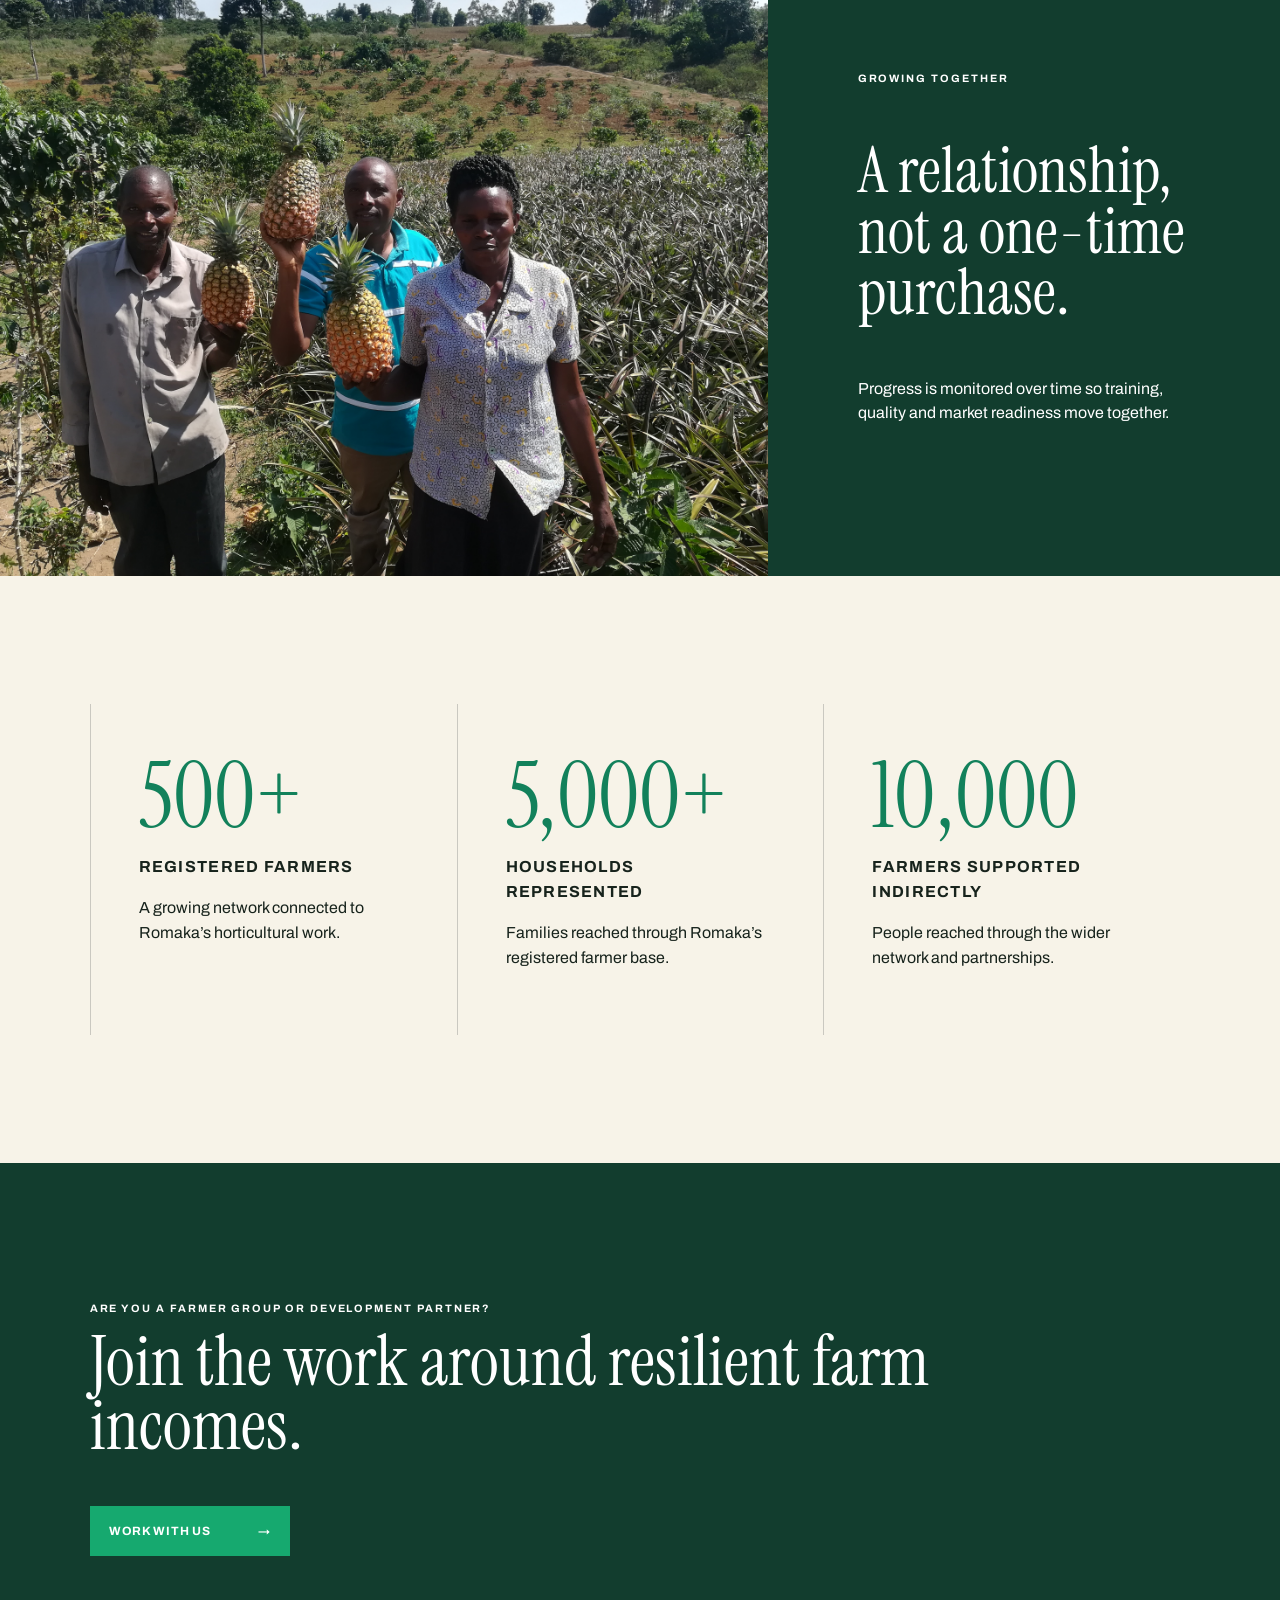
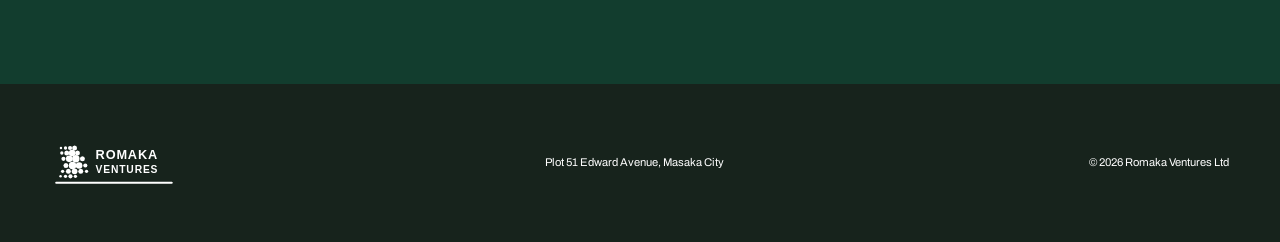
<file: farmers.html>
<!doctype html>
<html lang="en">
  <head>
    <meta charset="UTF-8" />
    <meta name="viewport" content="width=device-width,initial-scale=1" />
    <meta
      name="description"
      content="How Romaka Ventures trains and supports horticultural farmers in Uganda."
    />
    <title>Farmers | Romaka Ventures Limited</title>
    <link rel="preconnect" href="https://fonts.googleapis.com" />
    <link rel="preconnect" href="https://fonts.gstatic.com" crossorigin />
    <link
      href="https://fonts.googleapis.com/css2?family=Archivo:wght@400;500;600;700&family=Instrument+Serif:ital@0;1&display=swap"
      rel="stylesheet"
    />
    <link rel="stylesheet" href="styles.css" />
  </head>
  <body class="inner-page">
    <a class="skip" href="#main">Skip to content</a>
    <header>
      <a class="logo" href="index.html"
        ><img src="assets/romaka-logo-white.svg" alt="Romaka Ventures" /></a
      ><button class="menu" aria-controls="nav" aria-expanded="false">
        Menu
      </button>
      <nav id="nav">
        <a href="products.html">Products</a
        ><a aria-current="page" href="farmers.html">Farmers & Impact</a
        ><a href="about.html">About</a
        ><a class="contact-link" href="contact.html">Contact</a>
      </nav>
    </header>
    <main id="main">
      <section class="rv-page-hero farmers-hero">
        <div>
          <p class="kicker">Farmer partnerships</p>
          <h1>Skills that strengthen every harvest.</h1>
          <p>
            Practical training, post-harvest support and market connections for
            horticultural farming communities.
          </p>
        </div>
      </section>
      <section class="farmer-journey">
        <div class="section-intro">
          <p class="kicker">Farmer journey</p>
          <h2>Support before and after harvest.</h2>
        </div>
        <ol>
          <li>
            <b>01</b>
            <div>
              <h3>Build production skills</h3>
              <p>
                Training in good agronomic and farming practices supports
                quality from the field.
              </p>
            </div>
          </li>
          <li>
            <b>02</b>
            <div>
              <h3>Handle produce carefully</h3>
              <p>
                Post-harvest practices reduce avoidable loss and protect
                quality.
              </p>
            </div>
          </li>
          <li>
            <b>03</b>
            <div>
              <h3>Run the farm as a business</h3>
              <p>
                Recordkeeping, business management and marketing skills support
                better decisions.
              </p>
            </div>
          </li>
          <li>
            <b>04</b>
            <div>
              <h3>Reach stronger markets</h3>
              <p>
                Romaka aggregates, grades, packages and markets produce to
                attractive buyers.
              </p>
            </div>
          </li>
        </ol>
      </section>
      <section class="photo-story">
        <img
          src="assets/pineapple-farm.jpeg"
          alt="Smallholder pineapple farmers displaying their harvest"
        />
        <div>
          <p class="kicker">Growing together</p>
          <h2>A relationship, not a one-time purchase.</h2>
          <p>
            Progress is monitored over time so training, quality and market
            readiness move together.
          </p>
        </div>
      </section>
      <section class="impact-page-stats" aria-label="Romaka farmer impact">
        <article>
          <strong>500+</strong>
          <h2>Registered farmers</h2>
          <p>A growing network connected to Romaka’s horticultural work.</p>
        </article>
        <article>
          <strong>5,000+</strong>
          <h2>Households represented</h2>
          <p>Families reached through Romaka’s registered farmer base.</p>
        </article>
        <article>
          <strong>10,000</strong>
          <h2>Farmers supported indirectly</h2>
          <p>People reached through the wider network and partnerships.</p>
        </article>
      </section>
      <section class="rv-cta">
        <p class="kicker">Are you a farmer group or development partner?</p>
        <h2>Join the work around resilient farm incomes.</h2>
        <a class="button" href="contact.html">Work with us <span>→</span></a>
      </section>
    </main>
    <footer>
      <a class="logo" href="index.html"
        ><img src="assets/romaka-logo-white.svg" alt="Romaka Ventures"
      /></a>
      <p>Plot 51 Edward Avenue, Masaka City</p>
      <p>© <span data-year></span> Romaka Ventures Ltd</p>
    </footer>
    <script src="script.js"></script>
  </body>
</html>
</file>
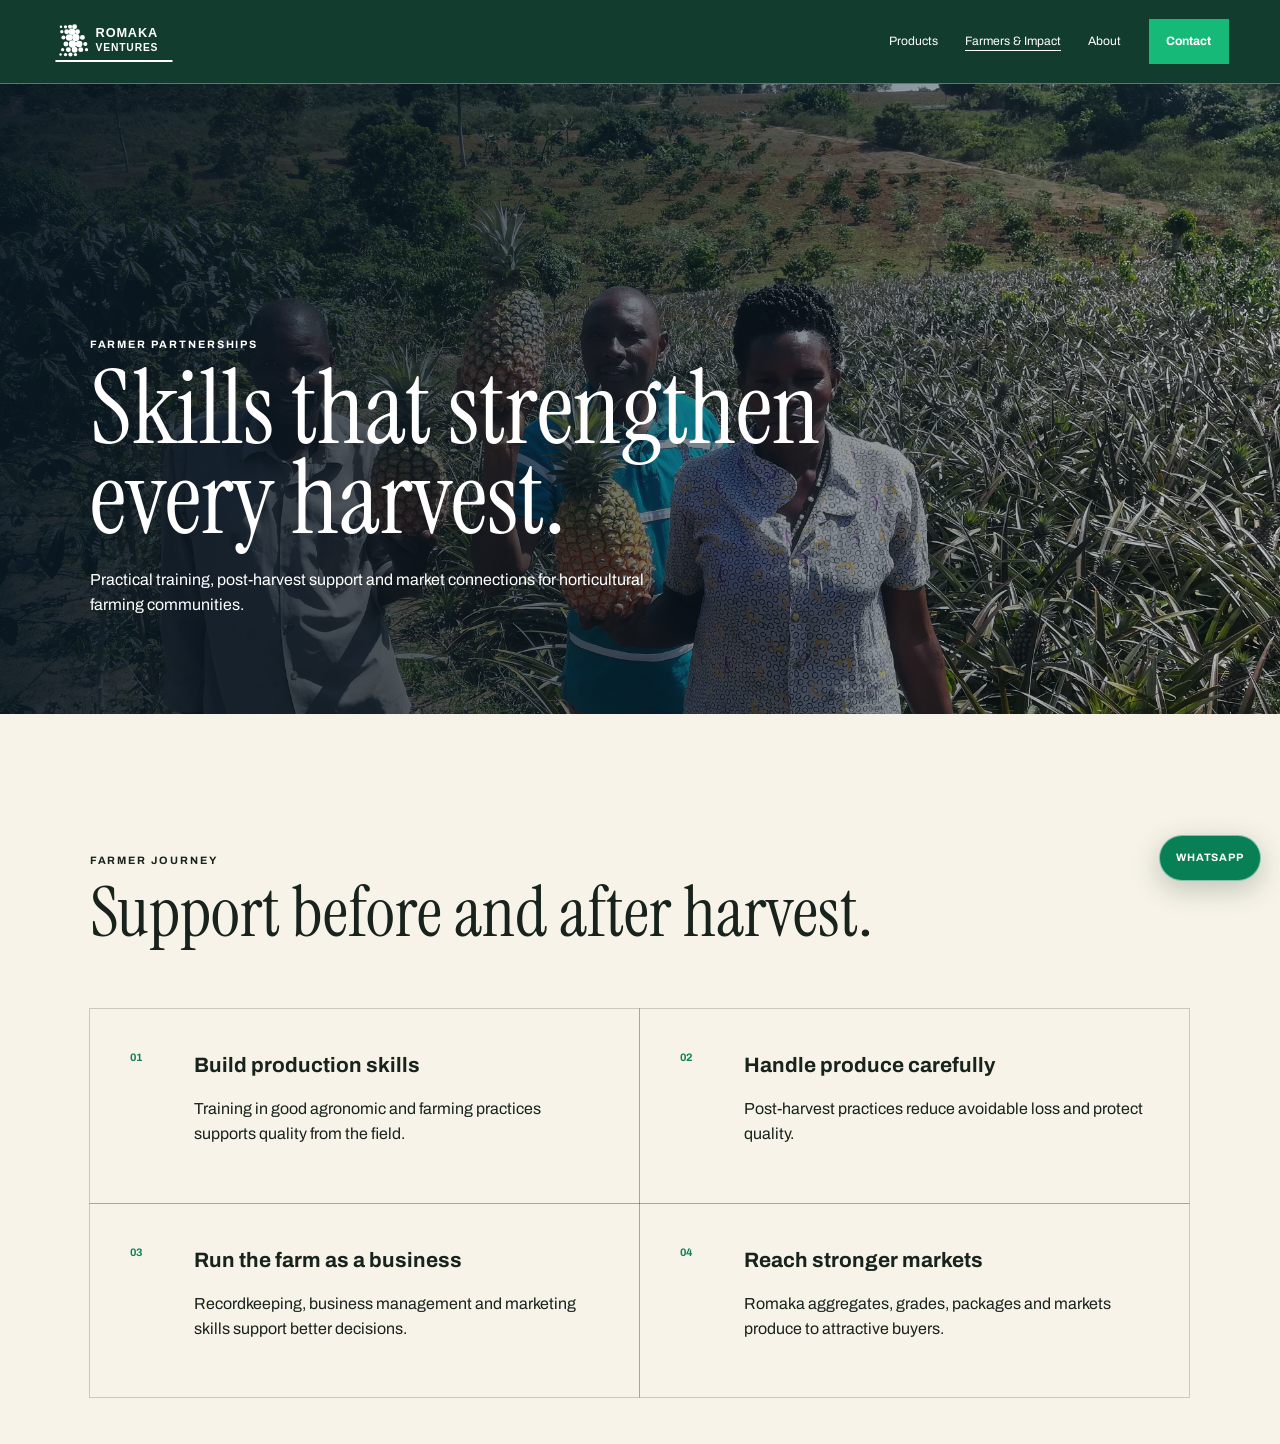
<file: impact.html>
<!doctype html>
<html lang="en">
  <head>
    <meta charset="UTF-8" />
    <meta name="viewport" content="width=device-width,initial-scale=1" />
    <meta http-equiv="refresh" content="0; url=farmers.html" />
    <link rel="canonical" href="farmers.html" />
    <title>Farmers & Impact | Romaka Ventures Limited</title>
  </head>
  <body>
    <p>
      Impact is now part of our
      <a href="farmers.html">Farmers & Impact page</a>.
    </p>
  </body>
</html>
</file>
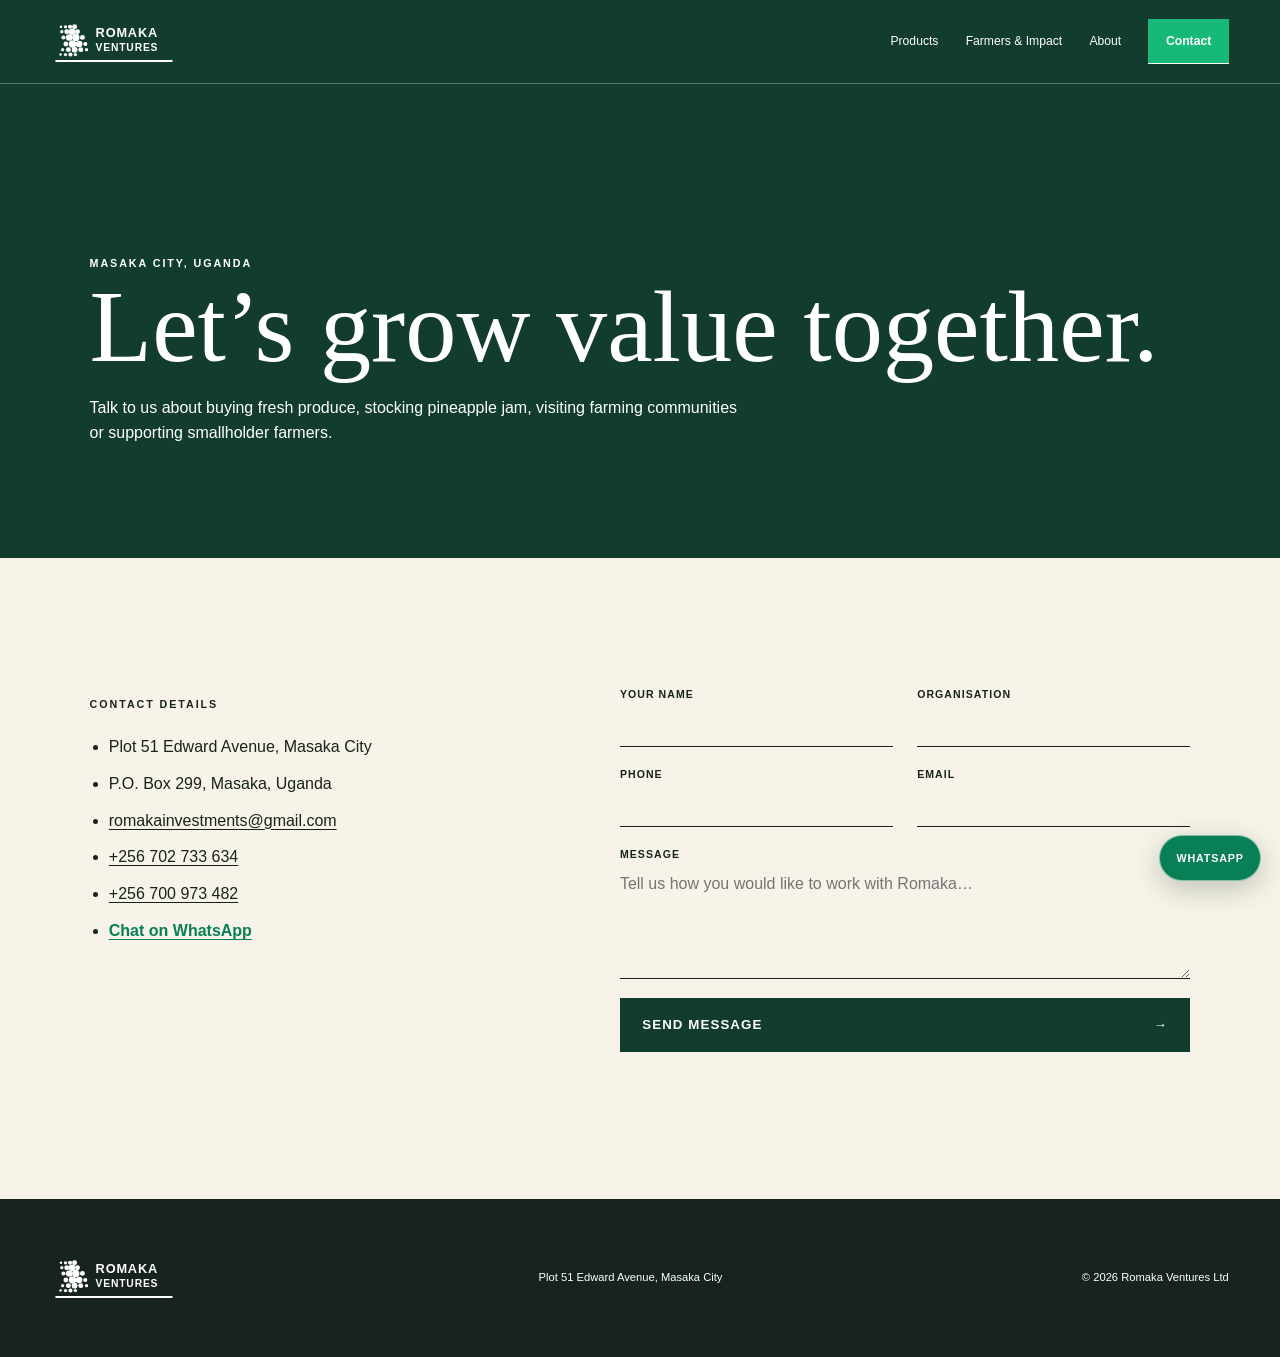
<file: partners.html>
<!doctype html>
<html lang="en">
  <head>
    <meta charset="UTF-8" />
    <meta name="viewport" content="width=device-width,initial-scale=1" />
    <meta http-equiv="refresh" content="0; url=contact.html" />
    <link rel="canonical" href="contact.html" />
    <title>Contact | Romaka Ventures Limited</title>
  </head>
  <body>
    <p>
      Partnership enquiries have moved to our
      <a href="contact.html">Contact page</a>.
    </p>
  </body>
</html>
</file>
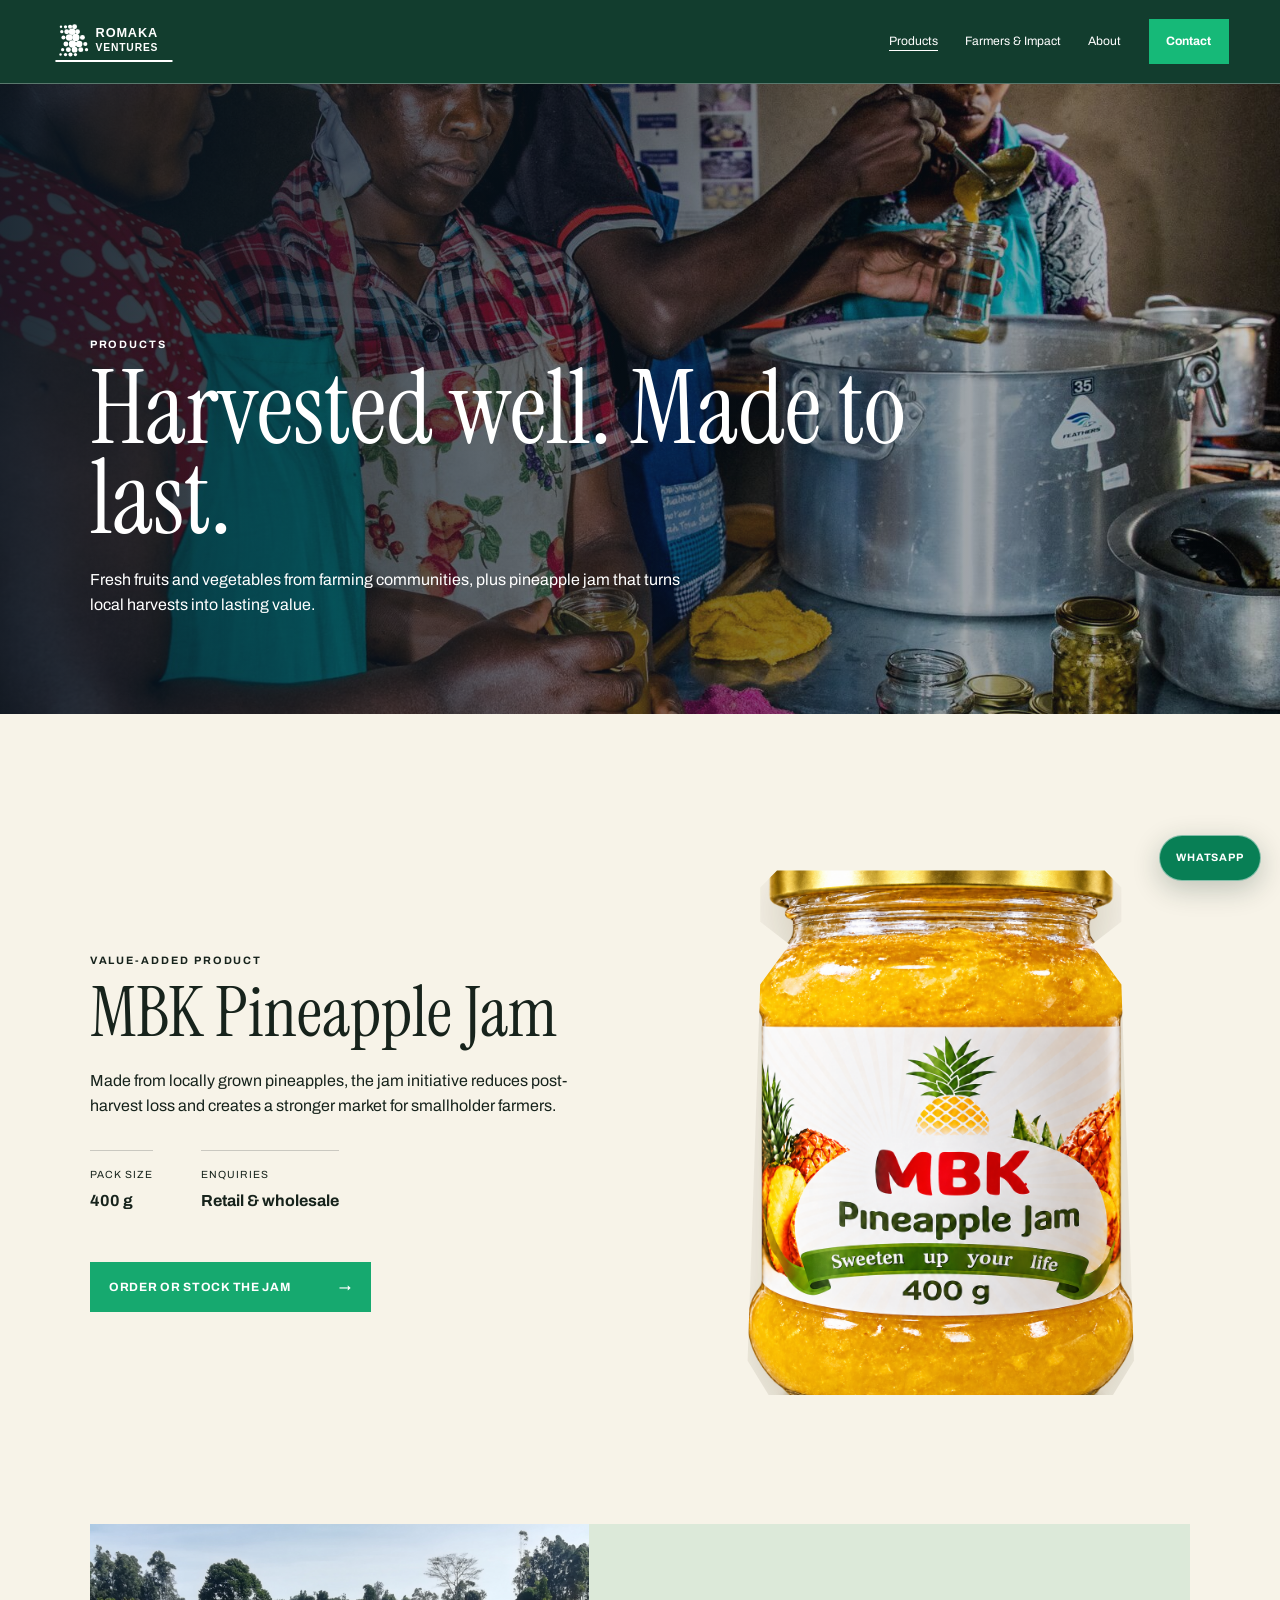
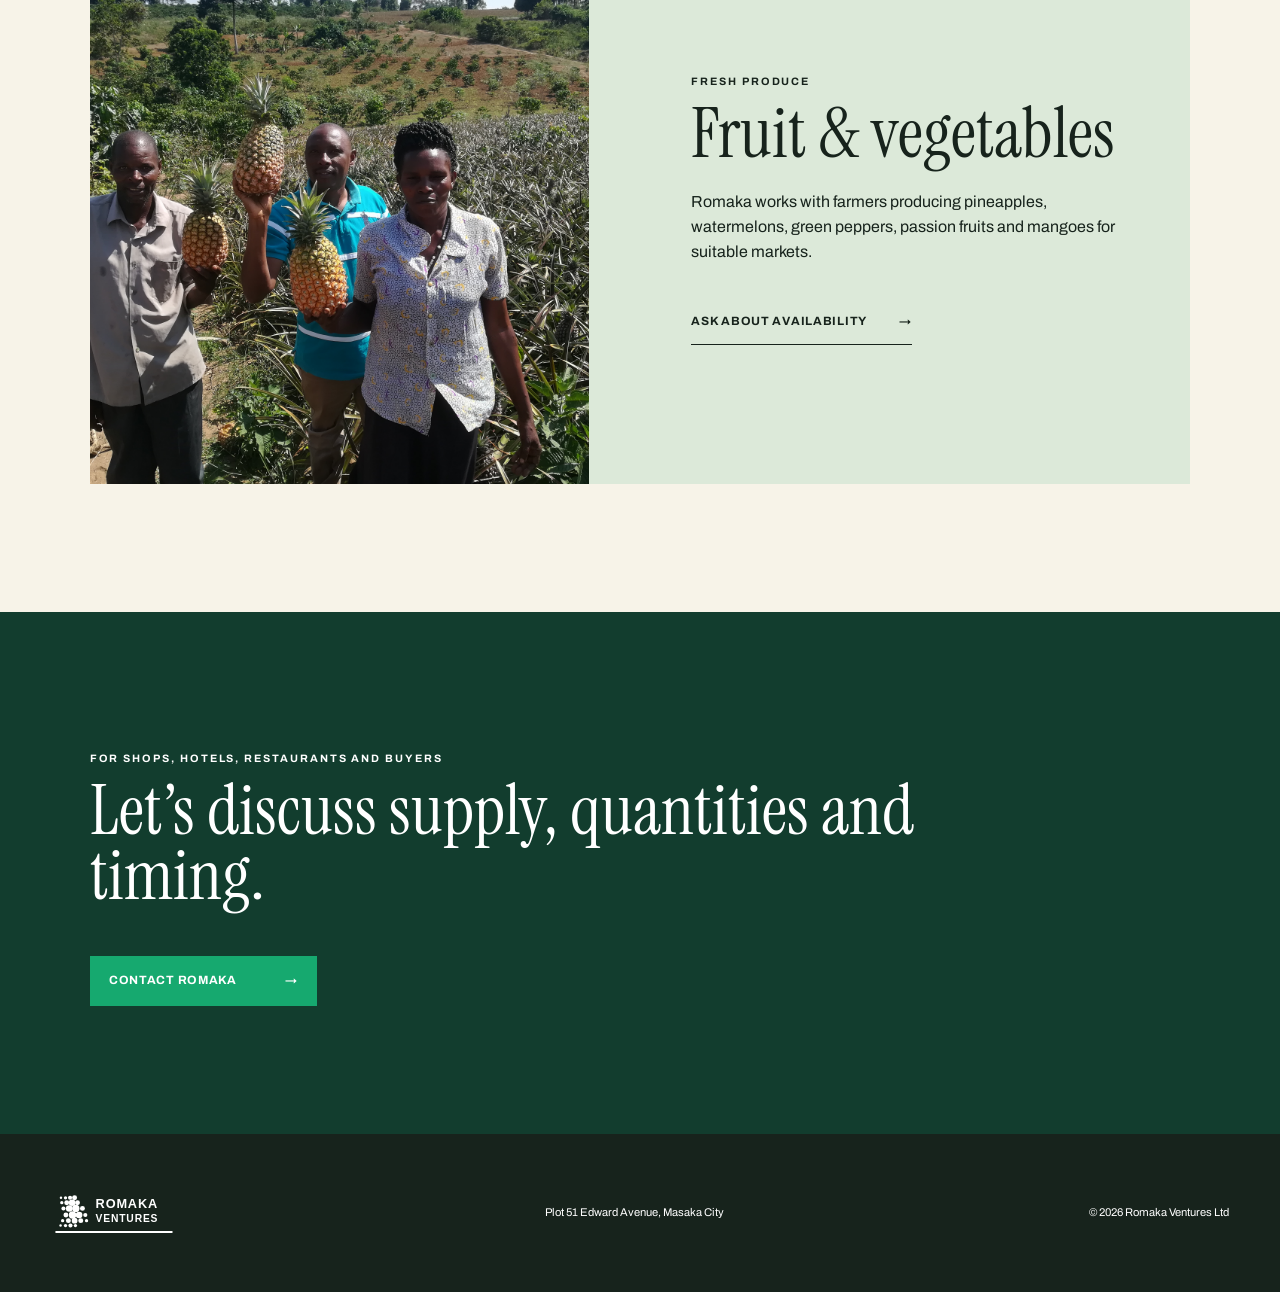
<file: products.html>
<!doctype html>
<html lang="en">
  <head>
    <meta charset="UTF-8" />
    <meta name="viewport" content="width=device-width,initial-scale=1" />
    <meta
      name="description"
      content="Fresh horticultural produce and MBK pineapple jam from Romaka Ventures Limited in Masaka, Uganda."
    />
    <title>Products | Romaka Ventures Limited</title>
    <link rel="preconnect" href="https://fonts.googleapis.com" />
    <link rel="preconnect" href="https://fonts.gstatic.com" crossorigin />
    <link
      href="https://fonts.googleapis.com/css2?family=Archivo:wght@400;500;600;700&family=Instrument+Serif:ital@0;1&display=swap"
      rel="stylesheet"
    />
    <link rel="stylesheet" href="styles.css" />
  </head>
  <body class="inner-page">
    <a class="skip" href="#main">Skip to content</a>
    <header>
      <a class="logo" href="index.html"
        ><img src="assets/romaka-logo-white.svg" alt="Romaka Ventures" /></a
      ><button class="menu" aria-controls="nav" aria-expanded="false">
        Menu
      </button>
      <nav id="nav">
        <a aria-current="page" href="products.html">Products</a
        ><a href="farmers.html">Farmers & Impact</a
        ><a href="about.html">About</a
        ><a class="contact-link" href="contact.html">Contact</a>
      </nav>
    </header>
    <main id="main">
      <section class="rv-page-hero products-hero">
        <div>
          <p class="kicker">Products</p>
          <h1>Harvested well. Made to last.</h1>
          <p>
            Fresh fruits and vegetables from farming communities, plus pineapple
            jam that turns local harvests into lasting value.
          </p>
        </div>
      </section>
      <section class="product-grid">
        <article class="featured-product">
          <div>
            <p class="kicker">Value-added product</p>
            <h2>MBK Pineapple Jam</h2>
            <p>
              Made from locally grown pineapples, the jam initiative reduces
              post-harvest loss and creates a stronger market for smallholder
              farmers.
            </p>
            <dl>
              <div>
                <dt>Pack size</dt>
                <dd>400 g</dd>
              </div>
              <div>
                <dt>Enquiries</dt>
                <dd>Retail & wholesale</dd>
              </div>
            </dl>
            <a class="button" href="contact.html"
              >Order or stock the jam <span>→</span></a
            >
          </div>
          <img
            src="assets/pineapple-jam-product-v2.png"
            alt="Complete 400 gram jar of golden MBK pineapple jam with gold lid"
          />
        </article>
        <article class="produce-card">
          <img
            src="assets/pineapple-farm.jpeg"
            alt="Freshly harvested pineapples"
          />
          <div>
            <p class="kicker">Fresh produce</p>
            <h2>Fruit & vegetables</h2>
            <p>
              Romaka works with farmers producing pineapples, watermelons, green
              peppers, passion fruits and mangoes for suitable markets.
            </p>
            <a class="plain-link" href="contact.html"
              >Ask about availability <span>→</span></a
            >
          </div>
        </article>
      </section>
      <section class="rv-cta">
        <p class="kicker">For shops, hotels, restaurants and buyers</p>
        <h2>Let’s discuss supply, quantities and timing.</h2>
        <a class="button" href="contact.html">Contact Romaka <span>→</span></a>
      </section>
    </main>
    <footer>
      <a class="logo" href="index.html"
        ><img src="assets/romaka-logo-white.svg" alt="Romaka Ventures"
      /></a>
      <p>Plot 51 Edward Avenue, Masaka City</p>
      <p>© <span data-year></span> Romaka Ventures Ltd</p>
    </footer>
    <script src="script.js"></script>
  </body>
</html>
</file>
<file: styles.css>
:root {
  --navy: #123d2e;
  --blue: #12815b;
  --sky: #dce9d9;
  --paper: #f7f3e8;
  --orange: #e4a72d;
  --ink: #17231c;
  --line: rgba(21, 27, 32, 0.2);
  --sans: "Archivo", Arial, sans-serif;
  --serif: "Instrument Serif", Georgia, serif;
}
* {
  box-sizing: border-box;
}
html {
  scroll-behavior: smooth;
}
body {
  margin: 0;
  background: var(--paper);
  color: var(--ink);
  font-family: var(--sans);
  line-height: 1.55;
}
.skip {
  position: fixed;
  top: -5rem;
  left: 1rem;
  background: #fff;
  color: #000;
  padding: 0.7rem 1rem;
  z-index: 99;
}
.skip:focus {
  top: 1rem;
}
header {
  height: 84px;
  padding: 0 4vw;
  position: absolute;
  z-index: 5;
  width: 100%;
  display: flex;
  justify-content: space-between;
  align-items: center;
  color: #fff;
  border-bottom: 1px solid rgba(255, 255, 255, 0.3);
}
.logo {
  display: flex;
  align-items: center;
  gap: 0.7rem;
  text-decoration: none;
  text-transform: uppercase;
  font-size: 0.78rem;
  font-weight: 700;
  line-height: 1.05;
  letter-spacing: 0.12em;
  color: inherit;
}
.logo i {
  width: 42px;
  height: 42px;
  border: 2px solid var(--orange);
  font: italic 2rem/38px var(--serif);
  text-align: center;
  color: var(--orange);
}
.logo small {
  font-size: 0.55rem;
  font-weight: 500;
  opacity: 0.75;
}
.logo img {
  display: block;
  width: 128px;
  height: 62px;
  object-fit: contain;
}
header nav {
  display: flex;
  align-items: center;
  gap: 1.7rem;
}
header nav a {
  color: inherit;
  text-decoration: none;
  font-size: 0.76rem;
}
.contact-link {
  background: #16b978;
  padding: 0.8rem 1.1rem;
  font-weight: 700;
}
.menu {
  display: none;
  background: none;
  border: 1px solid currentColor;
  color: inherit;
  min-height: 44px;
  padding: 0.5rem 0.9rem;
}
.hero {
  height: min(900px, 100svh);
  min-height: 680px;
  position: relative;
  color: #fff;
  overflow: hidden;
}
.hero > img {
  position: absolute;
  width: 100%;
  height: 100%;
  object-fit: cover;
  object-position: 58% center;
}
.shade {
  position: absolute;
  inset: 0;
  background: linear-gradient(
    90deg,
    rgba(7, 31, 22, 0.88),
    rgba(7, 31, 22, 0.18) 68%
  );
}
.hero-grid {
  position: relative;
  z-index: 2;
  height: 100%;
  padding: 150px 7vw 5vw;
  display: grid;
  grid-template-columns: 1fr 1fr;
  align-items: center;
}
.hero-copy {
  grid-column: 1;
  max-width: 650px;
}
.kicker {
  text-transform: uppercase;
  letter-spacing: 0.18em;
  font-size: 0.67rem;
  font-weight: 700;
}
.hero h1 {
  font: clamp(4.8rem, 8vw, 8rem) / 0.78 var(--sans);
  letter-spacing: -0.075em;
  text-transform: uppercase;
  margin: 1rem 0 2rem;
}
.hero h1 em {
  font-family: var(--serif);
  font-weight: 400;
  text-transform: none;
  color: #f1c453;
  letter-spacing: -0.03em;
}
.hero-copy > p:not(.kicker) {
  max-width: 490px;
  font-size: 1.05rem;
}
.button {
  display: inline-flex;
  min-height: 50px;
  align-items: center;
  gap: 3rem;
  background: #16a96f;
  color: #fff;
  padding: 0 1.2rem;
  margin-top: 1rem;
  text-decoration: none;
  font-size: 0.75rem;
  font-weight: 700;
  text-transform: uppercase;
  letter-spacing: 0.06em;
}

/* Interior pages */
.inner-page header {
  position: relative;
  background: var(--navy);
}
.inner-page [aria-current="page"] {
  border-bottom: 1px solid currentColor;
}
.rv-page-hero {
  min-height: 630px;
  padding: 9rem 7vw 5rem;
  display: flex;
  align-items: flex-end;
  color: #fff;
  background-size: cover;
  background-position: center;
  position: relative;
}
.rv-page-hero::before {
  content: "";
  position: absolute;
  inset: 0;
  background: linear-gradient(
    90deg,
    rgba(8, 22, 34, 0.9),
    rgba(8, 22, 34, 0.22)
  );
}
.rv-page-hero > div {
  position: relative;
  max-width: 850px;
}
.rv-page-hero h1,
.rv-contact-intro h1 {
  font: clamp(4rem, 8vw, 8rem) / 0.88 var(--serif);
  font-weight: 400;
  margin: 0.6rem 0 1.5rem;
}
.rv-page-hero > div > p:last-child {
  max-width: 610px;
}
.about-hero {
  background-image: url("assets/romaka-team.jpeg");
}
.products-hero {
  background-image: url("assets/jam-production.jpeg");
  background-position: center 44%;
}
.farmers-hero {
  background-image: url("assets/pineapple-farm.jpeg");
  background-position: center 42%;
}
.impact-hero {
  background-image: url("assets/jam-production.jpeg");
  background-position: center 48%;
}
.partners-hero {
  background-image: url("assets/romaka-team.jpeg");
  background-position: center 38%;
}
.capability-hero {
  background-image: url("assets/pineapple-farm.jpeg");
  background-position: center 42%;
}
.rv-story {
  padding: 9rem 7vw;
  display: grid;
  grid-template-columns: 0.5fr 1.6fr;
  gap: 8vw;
}
.rv-story h2,
.rv-cta h2 {
  font: clamp(3rem, 5.5vw, 6rem) / 0.92 var(--serif);
  font-weight: 400;
  margin: 0.6rem 0 2rem;
}
.rv-story p:not(.kicker) {
  max-width: 720px;
  font-size: 1.08rem;
}
.rv-principles {
  padding: 6rem 7vw;
  background: var(--sky);
  display: grid;
  grid-template-columns: repeat(3, 1fr);
}
.rv-principles article {
  border-left: 1px solid var(--line);
  padding: 1rem 3rem;
}
.rv-principles b,
.capability-list b {
  color: var(--orange);
  font-size: 0.68rem;
}
.rv-principles h3 {
  font-size: 1.35rem;
  margin: 1.2rem 0 0.5rem;
}
.rv-team {
  padding: 8rem 7vw;
}
.rv-team-intro {
  max-width: 900px;
  margin-bottom: 4rem;
}
.rv-team-intro h2,
.rv-partners h2 {
  font: clamp(3rem, 5.5vw, 6rem) / 0.92 var(--serif);
  font-weight: 400;
  margin: 0.6rem 0 2rem;
}
.rv-team-grid {
  display: grid;
  grid-template-columns: repeat(2, 1fr);
  border-top: 1px solid var(--line);
}
.rv-team-grid article {
  padding: 2.5rem 3rem 2.5rem 0;
  border-bottom: 1px solid var(--line);
}
.rv-team-grid article:nth-child(even) {
  padding-left: 3rem;
  border-left: 1px solid var(--line);
}
.rv-team-grid h3 {
  font: 2rem/1.1 var(--serif);
  margin: 0 0 0.5rem;
}
.rv-team-grid b {
  color: var(--blue);
  font-size: 0.72rem;
  text-transform: uppercase;
  letter-spacing: 0.08em;
}
.rv-partners {
  padding: 8rem 7vw;
  background: var(--sky);
}
.rv-partners > p:last-child {
  max-width: 800px;
  font-size: 1.08rem;
}
.rv-cta {
  padding: 8rem 7vw;
  background: var(--navy);
  color: #fff;
}
.rv-cta h2 {
  max-width: 850px;
}
.capability-list {
  padding: 5rem 7vw 8rem;
}
.capability-list article {
  display: grid;
  grid-template-columns: 60px 1.3fr 1fr;
  gap: 5vw;
  padding: 4rem 0;
  border-bottom: 1px solid var(--line);
}
.capability-list h2 {
  font: 3.2rem/1 var(--serif);
  font-weight: 400;
  margin: 0 0 1rem;
}
.capability-list p {
  max-width: 600px;
}
.capability-list ul {
  margin: 0;
  padding-left: 1.2rem;
  line-height: 2;
}
.rv-contact-intro {
  padding: 10rem 7vw 6rem;
  background: var(--navy);
  color: #fff;
}
.rv-contact-intro > p:last-child {
  max-width: 650px;
}
.rv-contact-full {
  background: var(--paper);
}
.rv-contact-full ul {
  padding-left: 1.2rem;
  line-height: 2.3;
}
.product-grid {
  padding: 8rem 7vw;
  display: grid;
  gap: 7rem;
}
.featured-product,
.produce-card {
  display: grid;
  grid-template-columns: 1fr 1fr;
  align-items: center;
  gap: 8vw;
}
.featured-product h2,
.produce-card h2,
.section-intro h2,
.impact-narrative h2,
.partner-list h2 {
  font: clamp(3rem, 5.5vw, 6rem) / 0.92 var(--serif);
  font-weight: 400;
  margin: 0.6rem 0 1.5rem;
}
.featured-product img {
  width: min(420px, 100%);
  max-height: 570px;
  object-fit: cover;
  justify-self: center;
  clip-path: polygon(
    11% 5%,
    89% 5%,
    93% 8%,
    93% 14%,
    86% 18%,
    93% 25%,
    96% 91%,
    91% 97%,
    9% 97%,
    4% 91%,
    7% 25%,
    14% 18%,
    7% 14%,
    7% 8%
  );
  filter: drop-shadow(0 24px 24px rgba(61, 46, 12, 0.18));
}
.featured-product dl {
  display: flex;
  gap: 3rem;
  margin: 2rem 0;
}
.featured-product dl div {
  border-top: 1px solid var(--line);
  padding-top: 1rem;
}
.featured-product dt {
  font-size: 0.65rem;
  text-transform: uppercase;
  letter-spacing: 0.1em;
}
.featured-product dd {
  margin: 0.35rem 0 0;
  font-weight: 700;
}
.produce-card {
  background: var(--sky);
}
.produce-card img {
  width: 100%;
  height: 560px;
  object-fit: cover;
}
.produce-card > div {
  padding: 3rem 5vw 3rem 0;
}
.farmer-journey,
.partner-list {
  padding: 8rem 7vw;
}
.section-intro {
  max-width: 850px;
  margin-bottom: 4rem;
}
.farmer-journey ol {
  margin: 0;
  padding: 0;
  list-style: none;
  display: grid;
  grid-template-columns: repeat(2, 1fr);
}
.farmer-journey li {
  display: grid;
  grid-template-columns: 3rem 1fr;
  gap: 1rem;
  padding: 2.5rem;
  border: 1px solid var(--line);
  margin: -1px 0 0 -1px;
}
.farmer-journey li b {
  color: var(--blue);
  font-size: 0.68rem;
}
.farmer-journey h3 {
  margin: 0;
  font-size: 1.3rem;
}
.photo-story {
  display: grid;
  grid-template-columns: 1.2fr 0.8fr;
  min-height: 650px;
  background: var(--navy);
  color: #fff;
}
.photo-story img {
  width: 100%;
  height: 100%;
  object-fit: cover;
}
.photo-story > div {
  padding: 7vw;
  align-self: center;
}
.photo-story h2 {
  font: clamp(3rem, 5vw, 5.5rem) / 0.95 var(--serif);
  font-weight: 400;
}
.impact-page-stats {
  padding: 8rem 7vw;
  display: grid;
  grid-template-columns: repeat(3, 1fr);
}
.impact-page-stats article {
  padding: 3rem;
  border-left: 1px solid var(--line);
}
.impact-page-stats strong {
  font: clamp(4rem, 7vw, 7rem) / 1 var(--serif);
  color: var(--blue);
}
.impact-page-stats h2 {
  font-size: 1rem;
  text-transform: uppercase;
  letter-spacing: 0.08em;
}
.impact-narrative {
  padding: 8rem 7vw;
  background: var(--sky);
  display: grid;
  grid-template-columns: 0.9fr 1.1fr;
  gap: 8vw;
}
.impact-outcomes {
  display: grid;
  grid-template-columns: 1fr 1fr;
}
.impact-outcomes article {
  padding: 2rem;
  border: 1px solid var(--line);
  margin: -1px 0 0 -1px;
}
.impact-outcomes span {
  color: var(--blue);
  font-weight: 700;
  text-transform: uppercase;
  letter-spacing: 0.08em;
  font-size: 0.7rem;
}
.source-note {
  padding: 1.5rem 7vw;
  font-size: 0.72rem;
  color: #5a695f;
}
.partner-list article {
  display: grid;
  grid-template-columns: 0.4fr 1.6fr;
  gap: 5vw;
  padding: 3rem 0;
  border-top: 1px solid var(--line);
}
.partner-list article > span {
  color: var(--blue);
  font: 3rem var(--serif);
}
.partner-list h3 {
  margin: 0 0 0.8rem;
  font-size: 1.35rem;
}
.partnership-paths {
  padding: 8rem 7vw;
  background: var(--sky);
}
.partnership-paths > div {
  display: grid;
  grid-template-columns: repeat(3, 1fr);
  margin-top: 3rem;
}
.partnership-paths article {
  padding: 2rem;
  border-left: 1px solid var(--line);
}
@media (max-width: 760px) {
  .rv-page-hero {
    min-height: 560px;
    padding: 7rem 1.3rem 3rem;
  }
  .rv-page-hero h1,
  .rv-contact-intro h1 {
    font-size: 4rem;
  }
  .rv-story {
    padding: 6rem 1.3rem;
    grid-template-columns: 1fr;
  }
  .rv-principles {
    padding: 4rem 1.3rem;
    grid-template-columns: 1fr;
  }
  .rv-principles article {
    border-left: 0;
    border-top: 1px solid var(--line);
    padding: 2rem 0;
  }
  .rv-team,
  .rv-partners {
    padding: 6rem 1.3rem;
  }
  .rv-team-grid {
    grid-template-columns: 1fr;
  }
  .rv-team-grid article,
  .rv-team-grid article:nth-child(even) {
    padding: 2rem 0;
    border-left: 0;
  }
  .rv-cta {
    padding: 6rem 1.3rem;
  }
  .capability-list {
    padding: 3rem 1.3rem 5rem;
  }
  .capability-list article {
    grid-template-columns: 35px 1fr;
    gap: 1rem;
  }
  .capability-list article > ul {
    grid-column: 2;
  }
  .capability-list h2 {
    font-size: 2.6rem;
  }
  .rv-contact-intro {
    padding: 8rem 1.3rem 4rem;
  }
}
.hero aside {
  position: absolute;
  left: 4vw;
  bottom: 3vw;
  display: flex;
}
.hero aside p {
  border-top: 1px solid rgba(255, 255, 255, 0.45);
  padding: 1rem 2.6rem 0 0;
  margin: 0 2.6rem 0 0;
  font-size: 0.68rem;
  text-transform: uppercase;
  letter-spacing: 0.1em;
}
.brief {
  padding: 8rem 7vw;
  display: grid;
  grid-template-columns: 0.6fr 2fr 1fr;
  gap: 5vw;
  align-items: start;
}
.stamp {
  border: 1px solid var(--ink);
  width: 130px;
  height: 130px;
  display: grid;
  place-content: center;
  text-align: center;
  font: 3rem/1 var(--serif);
  transform: rotate(-3deg);
}
.stamp small {
  font: 600 0.5rem var(--sans);
  text-transform: uppercase;
  letter-spacing: 0.12em;
}
.brief h2,
.services h2,
.operations h2,
.contact h2 {
  font: clamp(2.9rem, 5.5vw, 6rem) / 0.92 var(--serif);
  font-weight: 400;
  margin: 0.6rem 0;
}
.brief > p:last-child {
  margin-top: 3rem;
}
.impact-strip {
  padding: 0 7vw 6rem;
  display: grid;
  grid-template-columns: repeat(3, 1fr);
  gap: 1px;
}
.impact-strip > div {
  background: #e8e2d3;
  padding: 2.2rem;
  display: flex;
  flex-direction: column;
}
.impact-strip strong {
  color: var(--navy);
  font: 3.8rem/1 var(--serif);
}
.impact-strip span {
  margin-top: 0.65rem;
  font-size: 0.7rem;
  font-weight: 700;
  letter-spacing: 0.1em;
  text-transform: uppercase;
}
.impact-strip > p {
  grid-column: 1/-1;
  margin: 0.75rem 0 0;
  color: #68746c;
  font-size: 0.7rem;
}
.services {
  background: var(--navy);
  color: #fff;
  padding: 8rem 7vw;
}
.services-head {
  display: grid;
  grid-template-columns: 1fr 2fr;
  margin-bottom: 5rem;
}
.services-head h2 {
  max-width: 800px;
}
.service-rows article {
  display: grid;
  grid-template-columns: 80px 1fr 1.2fr;
  gap: 2rem;
  border-top: 1px solid rgba(255, 255, 255, 0.25);
  padding: 1.7rem 0;
  align-items: start;
}
.service-rows b {
  font-size: 0.68rem;
  color: #75a8c0;
}
.service-rows h3 {
  font-size: 1.4rem;
  margin: 0;
}
.service-rows p {
  margin: 0;
  color: #b9c5cd;
  max-width: 520px;
}
.operations {
  display: grid;
  grid-template-columns: 1.1fr 0.9fr;
  min-height: 780px;
}
.operations figure {
  margin: 0;
  position: relative;
}
.operations figure img {
  width: 100%;
  height: 100%;
  object-fit: cover;
}
.operations figcaption {
  position: absolute;
  bottom: 0;
  left: 0;
  background: var(--orange);
  color: #fff;
  padding: 1rem 1.3rem;
  font-size: 0.68rem;
  text-transform: uppercase;
  letter-spacing: 0.1em;
}
.operations-copy {
  padding: 7vw;
}
.product-story {
  min-height: 720px;
  padding: 7rem 9vw;
  display: grid;
  grid-template-columns: 1fr 0.85fr;
  align-items: center;
  gap: 10vw;
  background: #ead87e;
}
.product-copy h2 {
  max-width: 670px;
  font: clamp(3.4rem, 6vw, 6.5rem) / 0.9 var(--serif);
  font-weight: 400;
  margin: 0.75rem 0 2rem;
}
.product-copy > p:not(.kicker) {
  max-width: 600px;
  font-size: 1.08rem;
}
.plain-link {
  display: inline-flex;
  justify-content: space-between;
  gap: 2rem;
  margin-top: 1.2rem;
  padding: 0.8rem 0;
  border-bottom: 1px solid;
  color: inherit;
  text-decoration: none;
  font-size: 0.75rem;
  font-weight: 700;
  letter-spacing: 0.06em;
  text-transform: uppercase;
}
.product-story figure {
  position: relative;
  margin: 0;
  justify-self: center;
}
.product-story figure::before {
  content: "";
  position: absolute;
  inset: 10% -12%;
  border: 1px solid rgba(23, 35, 28, 0.35);
  border-radius: 50%;
}
.product-story img {
  position: relative;
  display: block;
  width: min(360px, 70vw);
  max-height: 520px;
  object-fit: cover;
  object-position: center;
  clip-path: polygon(
    11% 5%,
    89% 5%,
    93% 8%,
    93% 14%,
    86% 18%,
    93% 25%,
    96% 91%,
    91% 97%,
    9% 97%,
    4% 91%,
    7% 25%,
    14% 18%,
    7% 14%,
    7% 8%
  );
  filter: drop-shadow(0 24px 24px rgba(61, 46, 12, 0.18));
}
.product-story figcaption {
  position: relative;
  margin-top: 1rem;
  text-align: center;
  font-size: 0.65rem;
  font-weight: 700;
  letter-spacing: 0.12em;
  text-transform: uppercase;
}
.step {
  display: grid;
  grid-template-columns: 3rem 1fr;
  gap: 1rem;
  border-top: 1px solid var(--line);
  padding: 1.3rem 0;
}
.step > b {
  font-size: 0.65rem;
  color: var(--orange);
}
.step h3 {
  margin: 0;
  font-size: 1rem;
}
.step p {
  margin: 0.35rem 0 0;
  color: #56616a;
}
.company {
  height: 800px;
  position: relative;
  background: var(--sky);
  overflow: hidden;
}
.company > img {
  width: 67%;
  height: 100%;
  object-fit: cover;
  margin-left: 33%;
}
.quote {
  position: absolute;
  z-index: 2;
  top: 10%;
  left: 7vw;
  background: var(--paper);
  width: min(500px, 45vw);
  padding: 3.5rem;
}
.quote p {
  font: 3.4rem/1.05 var(--serif);
  margin: 0 0 2rem;
}
.quote span {
  font-size: 0.65rem;
  text-transform: uppercase;
  letter-spacing: 0.12em;
}
.company-note {
  position: absolute;
  right: 4vw;
  bottom: 3vw;
  background: var(--navy);
  color: #fff;
  padding: 1.5rem 2rem;
  max-width: 410px;
}
.company-note p {
  margin: 0.3rem 0;
}
.contact {
  padding: 8rem 7vw;
  display: grid;
  grid-template-columns: 0.75fr 1fr;
  gap: 8vw;
}
.contact form {
  display: grid;
  gap: 1.2rem;
}
.pair {
  display: grid;
  grid-template-columns: 1fr 1fr;
  gap: 1.5rem;
}
.contact label {
  font-size: 0.66rem;
  text-transform: uppercase;
  letter-spacing: 0.1em;
  font-weight: 700;
}
.contact input,
.contact textarea {
  display: block;
  width: 100%;
  background: transparent;
  border: 0;
  border-bottom: 1px solid var(--ink);
  border-radius: 0;
  padding: 0.8rem 0;
  font: 1rem var(--sans);
}
.contact button {
  background: var(--navy);
  color: #fff;
  border: 0;
  padding: 1.2rem 1.4rem;
  display: flex;
  justify-content: space-between;
  text-transform: uppercase;
  font-weight: 700;
  letter-spacing: 0.08em;
  cursor: pointer;
}
.form-status {
  font-size: 0.8rem;
  margin: 0;
}
.direct-contact a,
.rv-contact-full a {
  color: inherit;
  text-underline-offset: 0.2em;
}
.whatsapp-link {
  color: #087f55 !important;
  font-weight: 700;
}
.whatsapp-float {
  position: fixed;
  right: 1.2rem;
  bottom: 1.2rem;
  z-index: 20;
  padding: 0.85rem 1rem;
  border: 1px solid rgba(255, 255, 255, 0.5);
  border-radius: 999px;
  background: #087f55;
  color: #fff;
  box-shadow: 0 8px 28px rgba(15, 44, 33, 0.24);
  text-decoration: none;
  text-transform: uppercase;
  letter-spacing: 0.08em;
  font-size: 0.67rem;
  font-weight: 700;
}
footer {
  background: var(--ink);
  color: #fff;
  padding: 3rem 4vw;
  display: flex;
  align-items: center;
  justify-content: space-between;
  font-size: 0.7rem;
}
.reveal {
  opacity: 0;
  transform: translateY(20px);
  transition: 0.65s ease;
}
.reveal.visible {
  opacity: 1;
  transform: none;
}
a:focus-visible,
button:focus-visible,
input:focus-visible,
textarea:focus-visible {
  outline: 3px solid var(--orange);
  outline-offset: 3px;
}
@media (max-width: 760px) {
  header {
    height: 70px;
    padding: 0 1.2rem;
  }
  .menu {
    display: block;
  }
  header nav {
    display: none;
    position: absolute;
    top: 70px;
    left: 0;
    right: 0;
    background: var(--navy);
    padding: 2rem;
    flex-direction: column;
    align-items: flex-start;
  }
  header nav.open {
    display: flex;
  }
  .hero {
    min-height: 760px;
  }
  .hero > img {
    object-position: 42% center;
  }
  .shade {
    background: linear-gradient(
      0deg,
      rgba(8, 22, 34, 0.9),
      rgba(8, 22, 34, 0.15)
    );
  }
  .hero-grid {
    padding: 110px 1.3rem 2rem;
    display: block;
  }
  .hero-copy {
    position: absolute;
    left: 1.3rem;
    right: 1.3rem;
    bottom: 9rem;
  }
  .hero h1 {
    font-size: 4.6rem;
  }
  .hero aside {
    left: 1.3rem;
    right: 1.3rem;
    bottom: 1.3rem;
    gap: 0.55rem;
  }
  .hero aside p {
    flex: 1;
    min-width: 0;
    padding-right: 0.2rem;
    margin-right: 0;
    font-size: 0.48rem;
  }
  .brief {
    padding: 6rem 1.3rem;
    grid-template-columns: 1fr;
    gap: 2rem;
  }
  .brief h2 {
    font-size: 3.3rem;
  }
  .brief > p:last-child {
    margin-top: 0;
  }
  .impact-strip {
    padding: 0 1.3rem 4rem;
    grid-template-columns: 1fr;
  }
  .impact-strip > p {
    grid-column: auto;
  }
  .services {
    padding: 6rem 1.3rem;
  }
  .services-head {
    grid-template-columns: 1fr;
    margin-bottom: 3rem;
  }
  .service-rows article {
    grid-template-columns: 40px 1fr;
  }
  .service-rows article p {
    grid-column: 2;
  }
  .operations {
    grid-template-columns: 1fr;
  }
  .operations figure {
    height: 520px;
  }
  .operations-copy {
    padding: 5rem 1.3rem;
  }
  .product-story {
    min-height: 0;
    padding: 5rem 1.3rem;
    grid-template-columns: 1fr;
    gap: 4rem;
  }
  .product-copy h2 {
    font-size: 3.8rem;
  }
  .company {
    height: 760px;
  }
  .company > img {
    width: 100%;
    height: 62%;
    margin: 38% 0 0;
    object-position: center;
  }
  .quote {
    top: 0;
    left: 0;
    width: 90vw;
    padding: 2rem;
  }
  .quote p {
    font-size: 2.4rem;
  }
  .company-note {
    right: 1.3rem;
    left: 1.3rem;
    bottom: 1.3rem;
  }
  .contact {
    padding: 6rem 1.3rem;
    grid-template-columns: 1fr;
    gap: 3rem;
  }
  .pair {
    grid-template-columns: 1fr;
  }
  .whatsapp-float {
    right: 1rem;
    bottom: 1rem;
    padding: 0.72rem 0.85rem;
  }
  footer {
    align-items: flex-start;
    gap: 2rem;
    flex-wrap: wrap;
  }
}
@media (prefers-reduced-motion: reduce) {
  html {
    scroll-behavior: auto;
  }
  .reveal {
    opacity: 1;
    transform: none;
    transition: none;
  }
}

@media (max-width: 760px) {
  .hero > img {
    object-position: 63% center;
  }
  .shade {
    background: linear-gradient(
      0deg,
      rgba(7, 31, 22, 0.94),
      rgba(7, 31, 22, 0.08)
    );
  }
  .product-grid,
  .farmer-journey,
  .partner-list {
    padding: 5rem 1.3rem;
    gap: 4rem;
  }
  .featured-product,
  .produce-card,
  .photo-story {
    grid-template-columns: 1fr;
  }
  .featured-product img {
    grid-row: 1;
  }
  .produce-card img {
    height: 420px;
  }
  .produce-card > div {
    padding: 2rem;
  }
  .farmer-journey ol,
  .impact-page-stats,
  .impact-narrative,
  .partnership-paths > div {
    grid-template-columns: 1fr;
  }
  .farmer-journey li {
    padding: 1.5rem 0;
    border-left: 0;
    border-right: 0;
  }
  .photo-story {
    min-height: 0;
  }
  .photo-story img {
    height: 480px;
  }
  .photo-story > div {
    padding: 4rem 1.3rem;
  }
  .impact-page-stats {
    padding: 5rem 1.3rem;
  }
  .impact-page-stats article {
    padding: 2rem 0;
    border-left: 0;
    border-top: 1px solid var(--line);
  }
  .impact-narrative,
  .partnership-paths {
    padding: 5rem 1.3rem;
  }
  .impact-outcomes {
    grid-template-columns: 1fr;
  }
  .partner-list article {
    grid-template-columns: 1fr;
    gap: 1rem;
  }
  .partnership-paths article {
    border-left: 0;
    border-top: 1px solid var(--line);
    padding: 1.5rem 0;
  }
}
</file>
